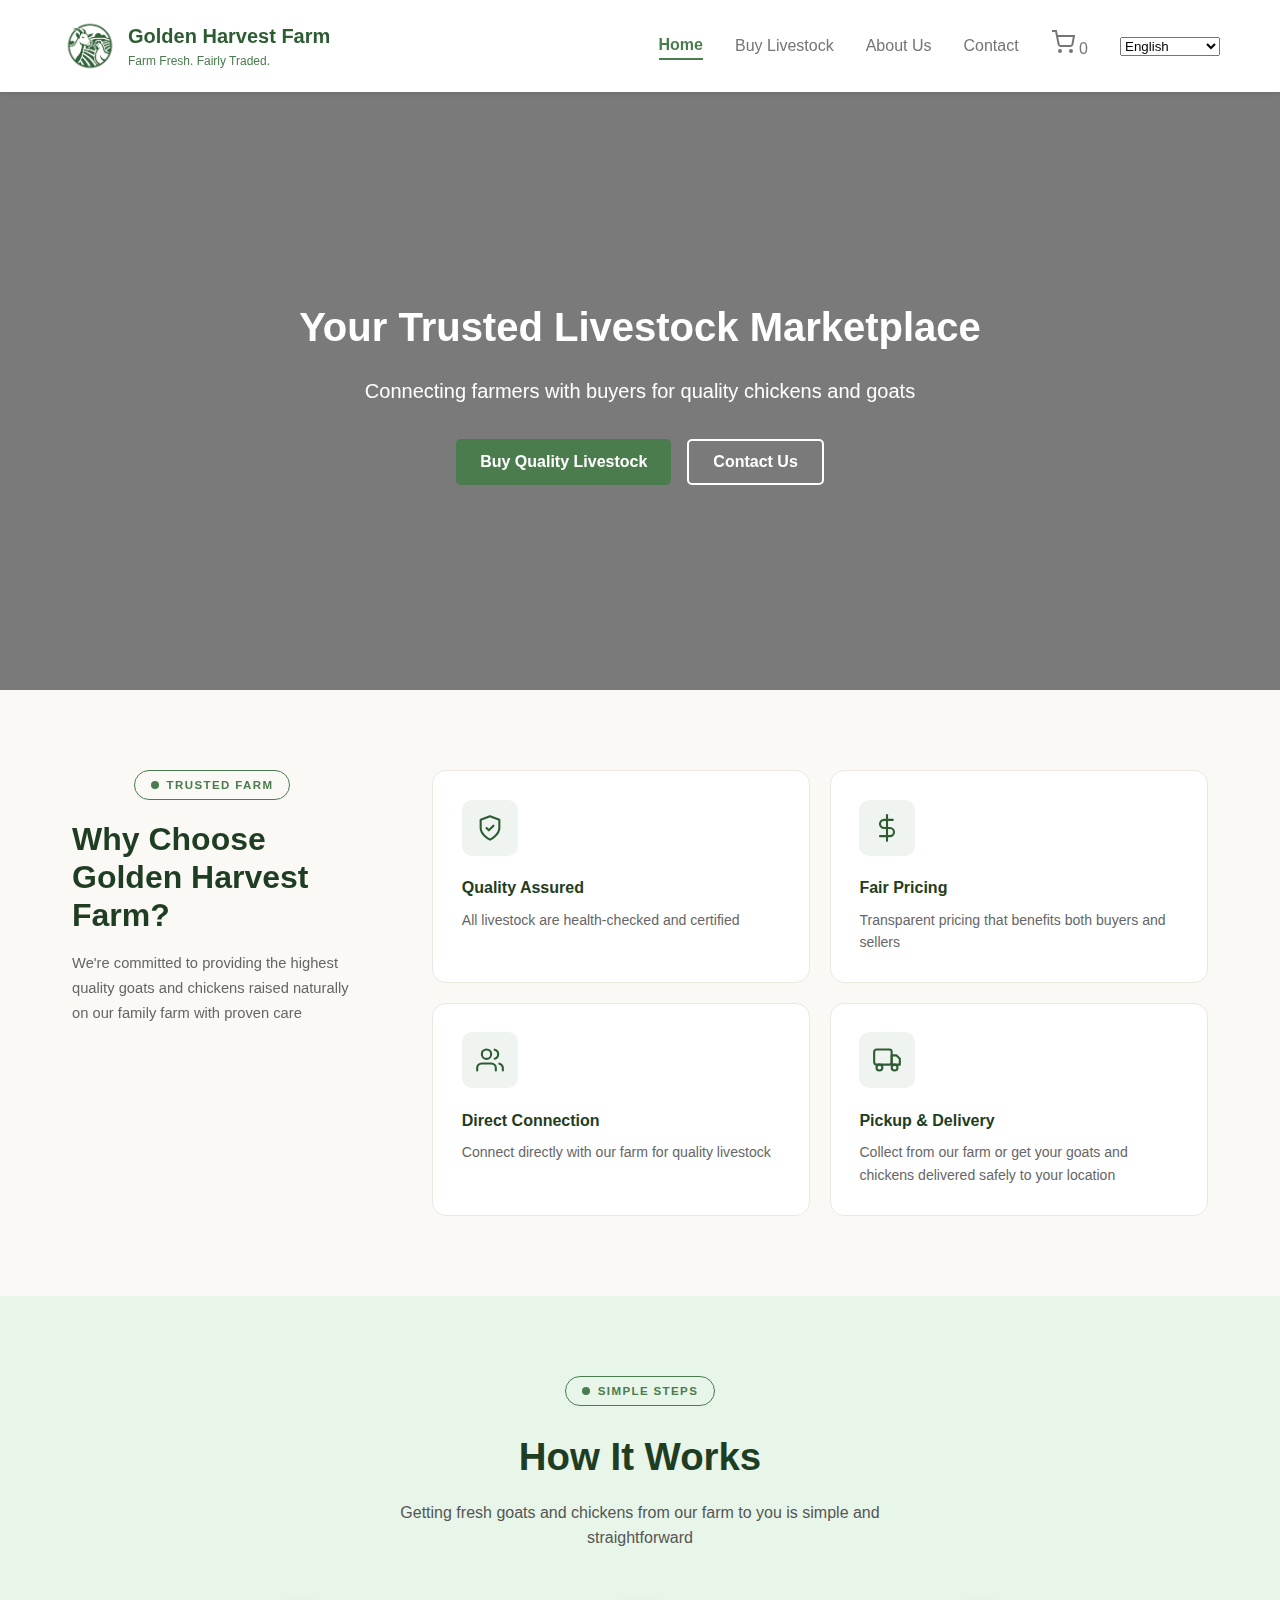
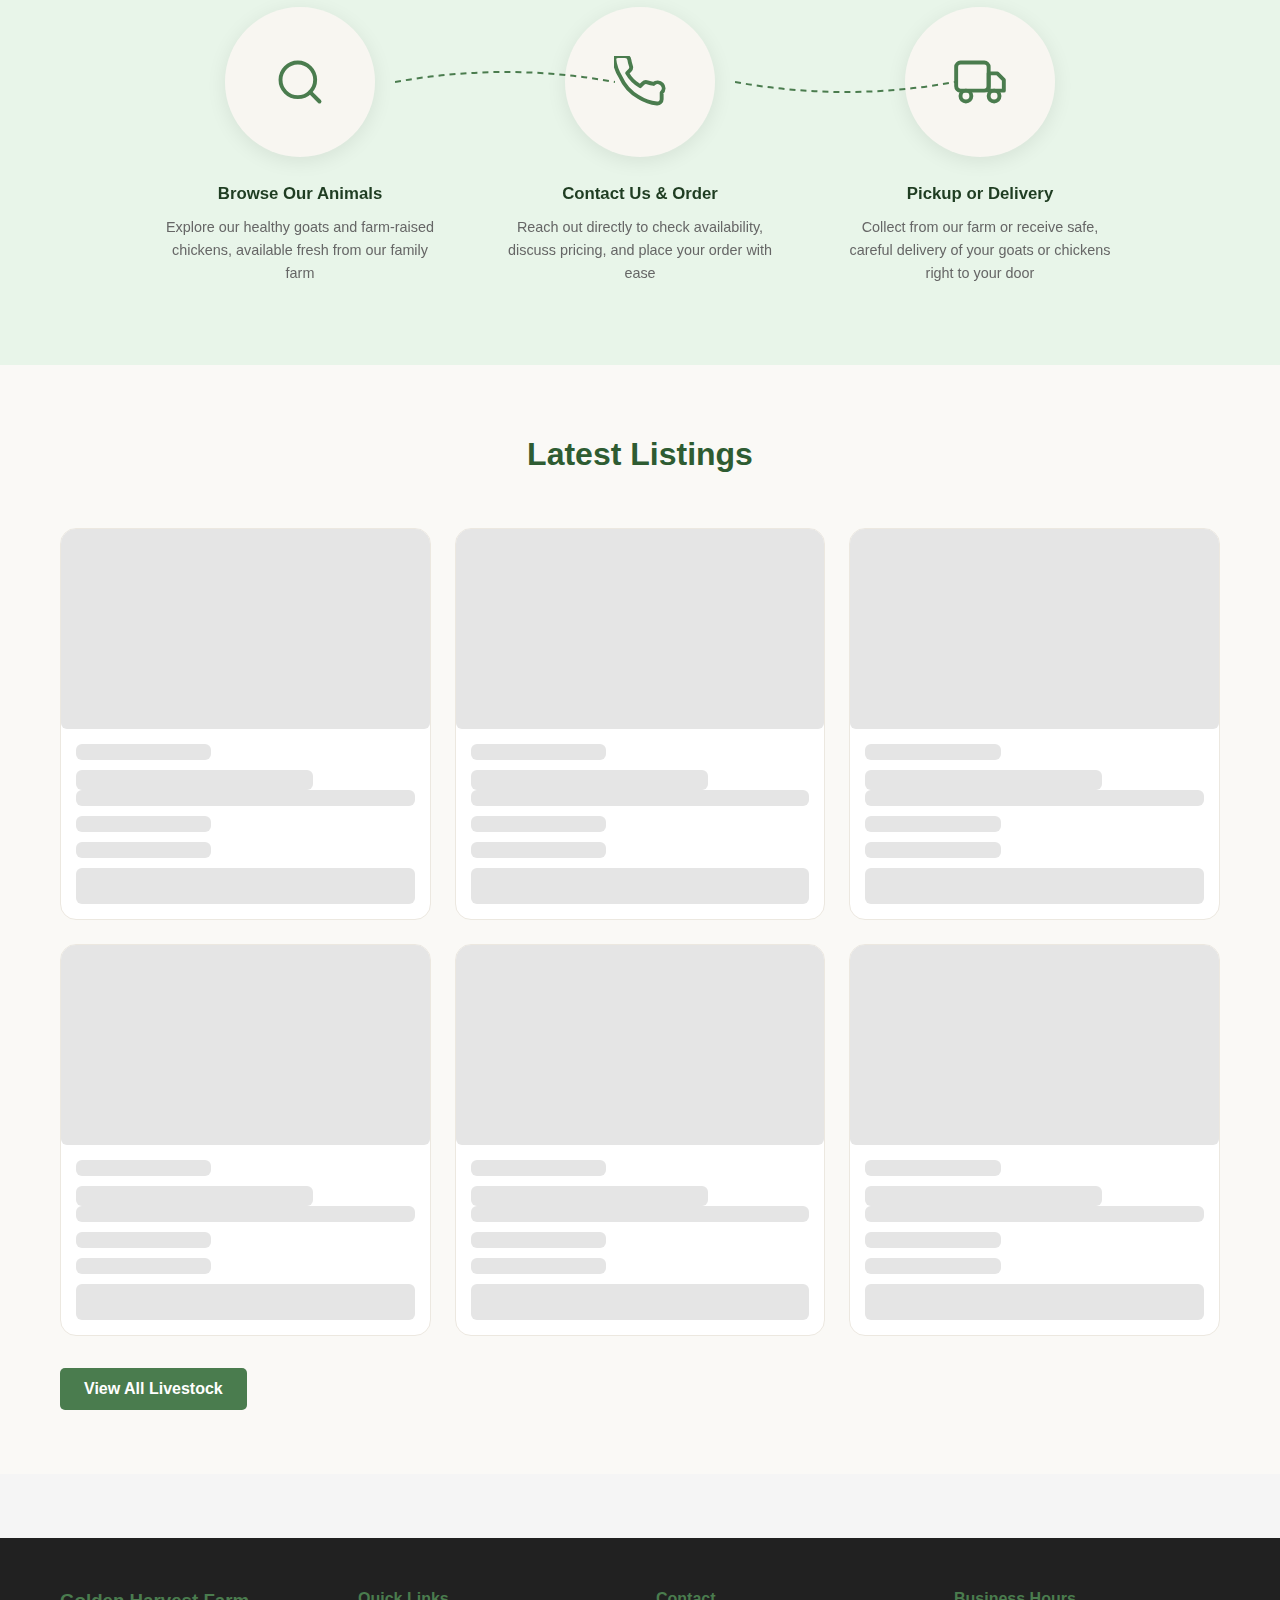
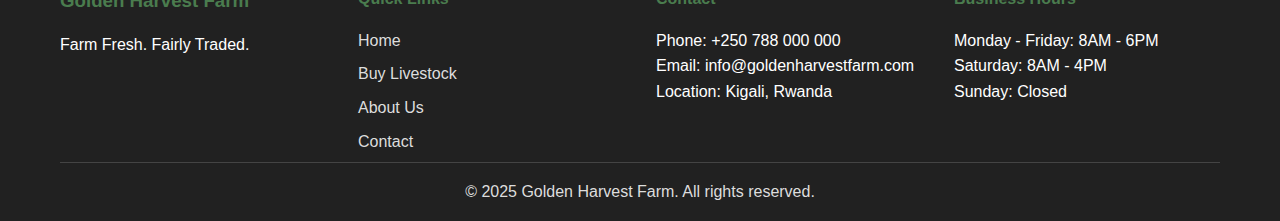
<file: index.html>
<!DOCTYPE html>
<html lang="en">
<head>
    <meta charset="UTF-8">
    <meta name="viewport" content="width=device-width, initial-scale=1.0">
    <title data-translate="meta_title">Golden Harvest Farm - Farm Fresh. Fairly Traded.</title>
    <link rel="stylesheet" href="index.css">
    <link rel="stylesheet" href="buy.css">
</head>
<body>

    <div id="site-header"></div>

    <main>
        <!-- Hero Section -->
        <section class="hero">
            <div class="hero-overlay"></div>
            <div class="hero-content">
                <h2 data-translate="hero_title">Your Trusted Livestock Marketplace</h2>
                <p data-translate="hero_sub">Connecting farmers with buyers for quality chickens and goats</p>
                <div class="hero-buttons">
                    <button class="btn btn-primary" onclick="window.location.href='buy.html'" data-translate="btn_buy">Buy Quality Livestock</button>
                    <button class="btn btn-outline" onclick="window.location.href='contact.html'" data-translate="btn_contact">Contact Us</button>
                </div>
            </div>
        </section>




        <!-- Why Choose Us -->
        <!-- Why Choose Us -->
<section class="about-section">
    <div class="container">
        <div class="wcu-inner">

            <!-- Left side -->
            <div class="wcu-left">
                <div class="hiw-badge">
                    <span class="hiw-dot"></span>
                    <span data-translate="trusted_badge">TRUSTED FARM</span>
                </div>
                <h2 data-translate="why_choose">Why Choose Golden Harvest Farm?</h2>
                <p data-translate="why_desc">We're committed to providing the highest quality goats and chickens raised naturally on our family farm with proven care</p>
            </div>

            <!-- Right side: 2x2 cards -->
            <div class="wcu-grid">

                <div class="wcu-card">
                    <div class="wcu-icon-wrap">
                        <svg xmlns="http://www.w3.org/2000/svg" width="28" height="28" viewBox="0 0 24 24" fill="none" stroke="#2E5C32" stroke-width="1.8" stroke-linecap="round" stroke-linejoin="round">
                            <path d="M12 22s8-4 8-10V5l-8-3-8 3v7c0 6 8 10 8 10z"/>
                            <polyline points="9 12 11 14 15 10"/>
                        </svg>
                    </div>
                    <h3 data-translate="quality_assured">Quality Assured</h3>
                    <p data-translate="quality_desc">All our goats and chickens are health-checked, well-fed, and raised in clean, open conditions</p>
                </div>

                <div class="wcu-card">
                    <div class="wcu-icon-wrap">
                        <svg xmlns="http://www.w3.org/2000/svg" width="28" height="28" viewBox="0 0 24 24" fill="none" stroke="#2E5C32" stroke-width="1.8" stroke-linecap="round" stroke-linejoin="round">
                            <line x1="12" y1="1" x2="12" y2="23"/><path d="M17 5H9.5a3.5 3.5 0 000 7h5a3.5 3.5 0 010 7H6"/>
                        </svg>
                    </div>
                    <h3 data-translate="fair_pricing">Fair Pricing</h3>
                    <p data-translate="fair_desc">Honest, transparent pricing with no hidden fees — straight from our farm to your hands</p>
                </div>

                <div class="wcu-card">
                    <div class="wcu-icon-wrap">
                        <svg xmlns="http://www.w3.org/2000/svg" width="28" height="28" viewBox="0 0 24 24" fill="none" stroke="#2E5C32" stroke-width="1.8" stroke-linecap="round" stroke-linejoin="round">
                            <path d="M17 21v-2a4 4 0 00-4-4H5a4 4 0 00-4 4v2"/><circle cx="9" cy="7" r="4"/><path d="M23 21v-2a4 4 0 00-3-3.87"/><path d="M16 3.13a4 4 0 010 7.75"/>
                        </svg>
                    </div>
                    <h3 data-translate="direct_connection">Direct from Farm</h3>
                    <p data-translate="direct_desc">Buy directly from us — no middlemen, no markups, just fresh animals straight from the source</p>
                </div>

                <div class="wcu-card">
                    <div class="wcu-icon-wrap">
                        <svg xmlns="http://www.w3.org/2000/svg" width="28" height="28" viewBox="0 0 24 24" fill="none" stroke="#2E5C32" stroke-width="1.8" stroke-linecap="round" stroke-linejoin="round">
                            <rect x="1" y="3" width="15" height="13" rx="2"/><path d="M16 8h4l3 3v5h-7V8z"/><circle cx="5.5" cy="18.5" r="2.5"/><circle cx="18.5" cy="18.5" r="2.5"/>
                        </svg>
                    </div>
                    <h3 data-translate="pickup_delivery">Pickup & Delivery</h3>
                    <p data-translate="pickup_delivery_desc">Collect from our farm or get your goats and chickens delivered safely to your location</p>
                </div>

            </div>
        </div>
    </div>
</section>

        <!-- How It Works -->
        <!-- How It Works -->
<section class="how-it-works">
    <div class="container">
        <div class="hiw-badge">
            <span class="hiw-dot"></span>
            <span data-translate="simple_steps">SIMPLE STEPS</span>
        </div>
        <h2 data-translate="how_it_works">How It Works</h2>
        <p class="hiw-subtitle" data-translate="hiw_subtitle">Getting fresh goats and chickens from our farm to you is simple and straightforward</p>

        <div class="hiw-steps">
            <!-- Step 1 -->
            <div class="hiw-step">
                <div class="hiw-circle">
                    <svg xmlns="http://www.w3.org/2000/svg" width="52" height="52" viewBox="0 0 24 24" fill="none" stroke="#4A7C4E" stroke-width="1.8" stroke-linecap="round" stroke-linejoin="round">
                        <circle cx="11" cy="11" r="8"/><line x1="21" y1="21" x2="16.65" y2="16.65"/>
                    </svg>
                </div>
                <div class="hiw-connector">
                   <svg width="220" height="40" viewBox="0 0 220 40" fill="none" xmlns="http://www.w3.org/2000/svg">
    <path d="M0 20 Q110 0 220 20" stroke="#4A7C4E" stroke-width="2" stroke-dasharray="6 5" fill="none"/>
</svg>
                </div>
                <h3 data-translate="browse_animals">Browse Our Animals</h3>
                <p data-translate="browse_desc">Explore our healthy goats and farm-raised chickens, available fresh from our family farm</p>
            </div>

            <!-- Step 2 -->
            <div class="hiw-step">
                <div class="hiw-circle">
                    <svg xmlns="http://www.w3.org/2000/svg" width="52" height="52" viewBox="0 0 24 24" fill="none" stroke="#4A7C4E" stroke-width="1.8" stroke-linecap="round" stroke-linejoin="round">
                        <path d="M22 16.92v3a2 2 0 01-2.18 2 19.79 19.79 0 01-8.63-3.07A19.5 19.5 0 013.07 9.81 19.79 19.79 0 01.09 1.18 2 2 0 012.09 0h3a2 2 0 012 1.72c.127.96.361 1.903.7 2.81a2 2 0 01-.45 2.11L6.09 7.91a16 16 0 006 6l1.27-1.27a2 2 0 012.11-.45c.907.339 1.85.573 2.81.7A2 2 0 0122 16.92z"/>
                    </svg>
                </div>
                <div class="hiw-connector">
                    <svg width="220" height="40" viewBox="0 0 220 40" fill="none" xmlns="http://www.w3.org/2000/svg">
    <path d="M0 20 Q110 40 220 20" stroke="#4A7C4E" stroke-width="2" stroke-dasharray="6 5" fill="none"/>
</svg>
                </div>
                <h3 data-translate="contact_order">Contact Us & Order</h3>
                <p data-translate="contact_desc">Reach out directly to check availability, discuss pricing, and place your order with ease</p>
            </div>

            <!-- Step 3 -->
            <div class="hiw-step">
                <div class="hiw-circle">
                    <svg xmlns="http://www.w3.org/2000/svg" width="52" height="52" viewBox="0 0 24 24" fill="none" stroke="#4A7C4E" stroke-width="1.8" stroke-linecap="round" stroke-linejoin="round">
                        <rect x="1" y="3" width="15" height="13" rx="2"/><path d="M16 8h4l3 3v5h-7V8z"/><circle cx="5.5" cy="18.5" r="2.5"/><circle cx="18.5" cy="18.5" r="2.5"/>
                    </svg>
                </div>
                <h3 data-translate="pickup_delivery">Pickup or Delivery</h3>
                <p data-translate="pickup_desc">Collect from our farm or receive safe, careful delivery of your goats or chickens right to your door</p>
            </div>
        </div>
    </div>
</section>

        <!-- Latest Listings -->
        <section class="listings-preview">
            <div class="container">
                <h2 data-translate="latest_listings">Latest Listings</h2>
                <div id="homeListingsGrid" class="listings-grid"></div>

                    <button class="btn btn-primary" onclick="window.location.href='buy.html'" style="margin-top: 2rem;" data-translate="view_all">View All Livestock</button>
            </div>
        </section>
    </main>

    <div id="site-footer"></div>

    <script src="js/layout.js"></script>
    <script src="js/translation.js"></script>
    <script src="js/cart.js"></script>
    <script src="js/script.js"></script>
    <script>
        injectHeader('home');
        injectFooter();

        document.addEventListener('DOMContentLoaded', () => {
            initCart();
            showListingSkeleton('homeListingsGrid', 6);
            loadHomeListings();
        });
    </script>
</body>
</html>
</file>
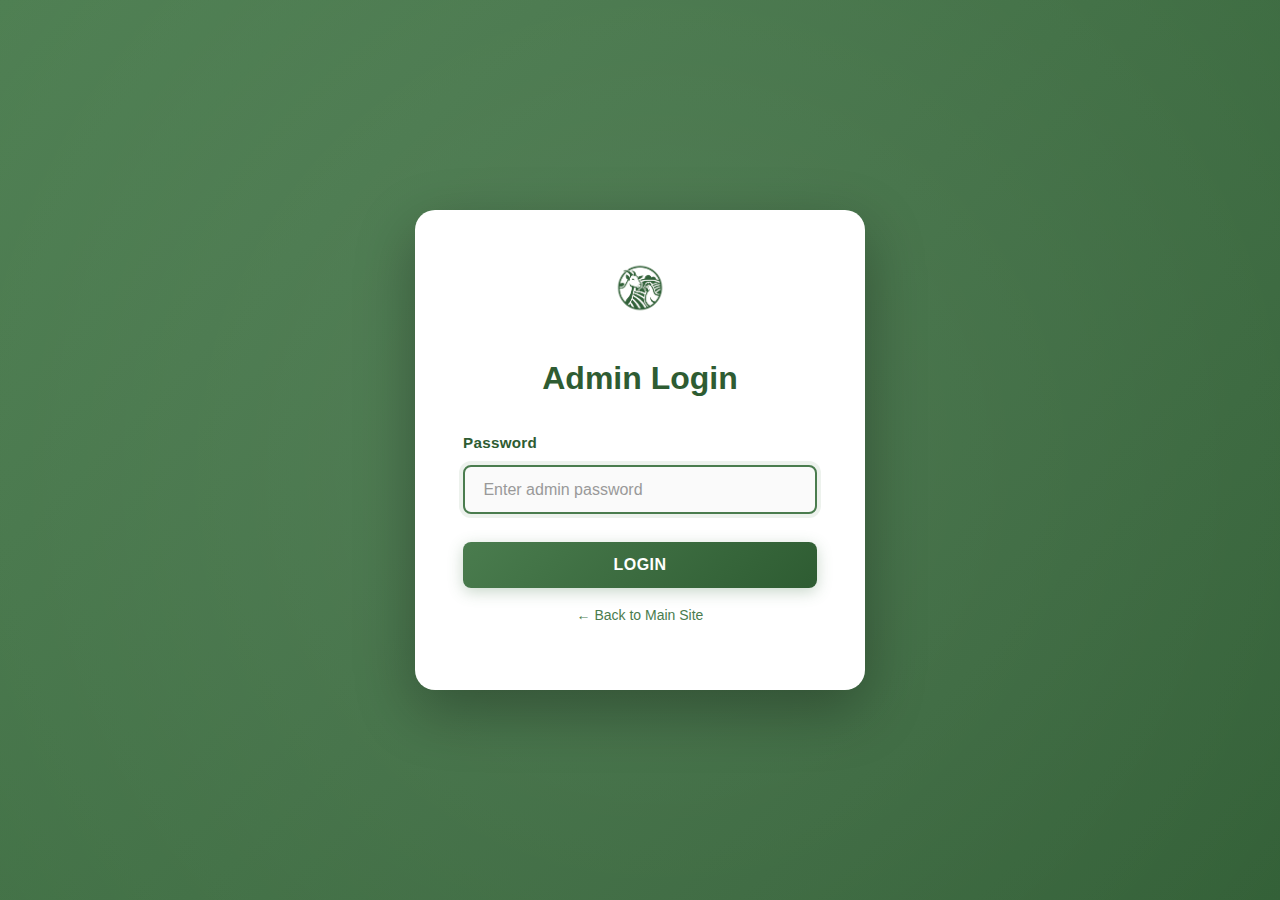
<file: admin.html>
<!DOCTYPE html>
<html lang="en">
<head>
    <meta charset="UTF-8">
    <meta name="viewport" content="width=device-width, initial-scale=1.0">
    <title>Admin Dashboard - Golden Harvest Farm</title>
   
        <style>
/* ========================================
   GOLDEN HARVEST FARM - ADMIN DASHBOARD
   Complete CSS Stylesheet
   ======================================== */

/* === RESET & BASE STYLES === */
* {
    margin: 0;
    padding: 0;
    box-sizing: border-box;
}

html {
    font-size: 16px;
    scroll-behavior: smooth;
}

body {
    font-family: 'Segoe UI', Tahoma, Geneva, Verdana, sans-serif;
    background: #f5f5f5;
    color: #333;
    line-height: 1.6;
    min-height: 100vh;
}

/* === TYPOGRAPHY === */
h1, h2, h3, h4, h5, h6 {
    color: #2E5C32;
    font-weight: 600;
    line-height: 1.3;
    margin-bottom: 1rem;
}

h1 {
    font-size: 2rem;
}

h2 {
    font-size: 1.75rem;
}

h3 {
    font-size: 1.35rem;
    margin-top: 2rem;
}

p {
    margin-bottom: 1rem;
    color: #555;
}

a {
    color: #4A7C4E;
    text-decoration: none;
    transition: color 0.3s ease;
}

a:hover {
    color: #2E5C32;
    text-decoration: underline;
}

/* === CONTAINER & LAYOUT === */
.container {
    max-width: 1200px;
    margin: 0 auto;
    padding: 0 1.5rem;
    width: 100%;
}

/* === LOGIN PAGE === */
.admin-login-container {
    min-height: 100vh;
    display: flex;
    align-items: center;
    justify-content: center;
    background: linear-gradient(135deg, #4A7C4E 0%, #2E5C32 100%);
    padding: 1rem;
    position: relative;
    overflow: hidden;
}

.admin-login-container::before {
    content: '';
    position: absolute;
    top: -50%;
    right: -50%;
    width: 200%;
    height: 200%;
    background: radial-gradient(circle, rgba(255,255,255,0.1) 0%, transparent 70%);
    animation: pulse 15s ease-in-out infinite;
}

@keyframes pulse {
    0%, 100% { transform: scale(1); opacity: 0.5; }
    50% { transform: scale(1.1); opacity: 0.8; }
}

.admin-login-box {
    background: white;
    padding: 3rem;
    border-radius: 20px;
    box-shadow: 0 20px 60px rgba(0, 0, 0, 0.3);
    max-width: 450px;
    width: 100%;
    animation: fadeInUp 0.6s ease;
    position: relative;
    z-index: 1;
}

@keyframes fadeInUp {
    from {
        opacity: 0;
        transform: translateY(30px);
    }
    to {
        opacity: 1;
        transform: translateY(0);
    }
}

.admin-login-box h2 {
    color: #2E5C32;
    text-align: center;
    margin-bottom: 2rem;
    font-size: 2rem;
    font-weight: 700;
}

/* === ADMIN HEADER === */
.admin-header {
    background: #1f3d22;
    color: white;
    padding: 1.5rem 0;
    box-shadow: 0 4px 20px rgba(0, 0, 0, 0.15);
    position: sticky;
    top: 0;
    z-index: 1000;
}

.admin-header .container {
    display: flex;
    justify-content: space-between;
    align-items: center;
    flex-wrap: wrap;
    gap: 1rem;
}

.admin-header h1 {
    font-size: 1.5rem;
    margin: 0;
    color: white;
    display: flex;
    align-items: center;
    gap: 0.5rem;
}

.admin-header p {
    margin: 0;
    opacity: 0.9;
    font-size: 0.875rem;
    color: rgba(255, 255, 255, 0.9);
}

/* === ADMIN NAVIGATION === */
.admin-nav {
    display: flex;
    gap: 1rem;
    flex-wrap: wrap;
}

.admin-nav button {
    background: rgba(255, 255, 255, 0.1);
    border: 2px solid transparent;
    color: white;
    cursor: pointer;
    font-size: 0.95rem;
    font-weight: 500;
    padding: 0.75rem 1.25rem;
    border-radius: 8px;
    transition: all 0.3s ease;
    white-space: nowrap;
}

.admin-nav button:hover {
    background: rgba(255, 255, 255, 0.2);
    transform: translateY(-2px);
}

.admin-nav button.active {
    background: white;
    color: #2E5C32;
    font-weight: 600;
    box-shadow: 0 4px 12px rgba(0, 0, 0, 0.2);
}

/* === ADMIN CONTENT === */
.admin-content {
    padding: 2.5rem 0;
    min-height: calc(100vh - 200px);
}

/* === SECTIONS === */
.admin-section {
    display: none;
    animation: fadeIn 0.4s ease;
}

.admin-section.active {
    display: block;
}

@keyframes fadeIn {
    from {
        opacity: 0;
        transform: translateY(10px);
    }
    to {
        opacity: 1;
        transform: translateY(0);
    }
}

/* === STATISTICS GRID === */
.stats-grid {
    display: grid;
    grid-template-columns: repeat(auto-fit, minmax(220px, 1fr));
    gap: 1.5rem;
    margin-bottom: 3rem;
}

.stat-card {
    background: white;
    padding: 2rem 1.5rem;
    border-radius: 12px;
    box-shadow: 0 4px 15px rgba(0, 0, 0, 0.08);
    text-align: center;
    transition: all 0.3s ease;
    border-top: 4px solid #4A7C4E;
    position: relative;
    overflow: hidden;
}

.stat-card::before {
    content: '';
    position: absolute;
    top: 0;
    left: 0;
    width: 100%;
    height: 100%;
    background: linear-gradient(135deg, rgba(74, 124, 78, 0.05) 0%, transparent 100%);
    opacity: 0;
    transition: opacity 0.3s ease;
}

.stat-card:hover {
    transform: translateY(-8px);
    box-shadow: 0 8px 25px rgba(0, 0, 0, 0.15);
}

.stat-card:hover::before {
    opacity: 1;
}

.stat-card h3 {
    color: #757575;
    font-size: 0.9rem;
    margin-bottom: 0.75rem;
    text-transform: uppercase;
    letter-spacing: 1px;
    font-weight: 600;
}

.stat-card .stat-value {
    font-size: 3rem;
    font-weight: 700;
    color: #4A7C4E;
    margin-top: 0.5rem;
    text-shadow: 0 2px 4px rgba(0, 0, 0, 0.1);
    line-height: 1;
}

/* === ADMIN ACTIONS BAR === */
.admin-actions {
    display: flex;
    justify-content: space-between;
    align-items: center;
    margin-bottom: 2rem;
    flex-wrap: wrap;
    gap: 1rem;
}

/* === FORMS === */
.form-container {
    background: white;
    padding: 2.5rem;
    border-radius: 12px;
    box-shadow: 0 4px 20px rgba(0, 0, 0, 0.1);
    margin-top: 2rem;
    border: 1px solid #e0e0e0;
}

.form-group {
    margin-bottom: 1.75rem;
}

.form-group label {
    display: block;
    margin-bottom: 0.6rem;
    color: #2E5C32;
    font-weight: 600;
    font-size: 0.95rem;
    letter-spacing: 0.3px;
}

.form-group input,
.form-group select,
.form-group textarea {
    width: 100%;
    padding: 0.85rem 1.15rem;
    border: 2px solid #e0e0e0;
    border-radius: 8px;
    font-size: 1rem;
    font-family: inherit;
    transition: all 0.3s ease;
    background: white;
    color: #333;
}

.form-group input:focus,
.form-group select:focus,
.form-group textarea:focus {
    outline: none;
    border-color: #4A7C4E;
    box-shadow: 0 0 0 4px rgba(74, 124, 78, 0.1);
    background: #fafafa;
}

.form-group input:hover,
.form-group select:hover,
.form-group textarea:hover {
    border-color: #c0c0c0;
}

.form-group textarea {
    resize: vertical;
    min-height: 120px;
    line-height: 1.6;
}

.form-group select {
    cursor: pointer;
    appearance: none;
    background-image: url("data:image/svg+xml,%3Csvg xmlns='http://www.w3.org/2000/svg' width='12' height='12' viewBox='0 0 12 12'%3E%3Cpath fill='%234A7C4E' d='M6 9L1 4h10z'/%3E%3C/svg%3E");
    background-repeat: no-repeat;
    background-position: right 1rem center;
    padding-right: 2.5rem;
}

.form-group small {
    display: block;
    margin-top: 0.4rem;
    font-size: 0.85rem;
    color: #757575;
    font-style: italic;
}

.form-group input::placeholder,
.form-group textarea::placeholder {
    color: #999;
}

/* === BUTTONS === */
.btn {
    padding: 0.85rem 2rem;
    border: none;
    border-radius: 8px;
    font-size: 1rem;
    font-weight: 600;
    cursor: pointer;
    transition: all 0.3s ease;
    text-transform: uppercase;
    letter-spacing: 0.5px;
    display: inline-block;
    text-align: center;
    position: relative;
    overflow: hidden;
}

.btn::before {
    content: '';
    position: absolute;
    top: 50%;
    left: 50%;
    width: 0;
    height: 0;
    border-radius: 50%;
    background: rgba(255, 255, 255, 0.3);
    transform: translate(-50%, -50%);
    transition: width 0.6s, height 0.6s;
}

.btn:active::before {
    width: 300px;
    height: 300px;
}

.btn-primary {
    background: linear-gradient(135deg, #4A7C4E 0%, #2E5C32 100%);
    color: white;
    box-shadow: 0 4px 15px rgba(74, 124, 78, 0.3);
}

.btn-primary:hover {
    transform: translateY(-3px);
    box-shadow: 0 6px 25px rgba(74, 124, 78, 0.4);
}

.btn-primary:active {
    transform: translateY(-1px);
}

.btn-secondary {
    background: #e0e0e0;
    color: #555;
    box-shadow: 0 2px 8px rgba(0, 0, 0, 0.1);
}

.btn-secondary:hover {
    background: #d0d0d0;
    transform: translateY(-2px);
    box-shadow: 0 4px 12px rgba(0, 0, 0, 0.15);
}

.form-buttons {
    display: flex;
    gap: 1rem;
    margin-top: 2.5rem;
    flex-wrap: wrap;
}

.form-buttons button {
    flex: 1;
    min-width: 200px;
}

/* === TABLES === */
#allListingsTable {
    width: 100%;
    overflow-x: auto;
    display: block;
    min-width: 0;
}

.listing-table {
    background: white;
    border-radius: 12px;
    box-shadow: 0 4px 20px rgba(0,0,0,0.08);
    margin-top: 1.5rem;
    border: 1px solid #e0e0e0;
    overflow-x: auto;
    min-width: 0;
}

.table-wrapper {
    width: 100%;
    overflow-x: auto !important;
    -webkit-overflow-scrolling: touch;
    border-radius: 12px;
}

.listing-table table,
.table-wrapper table {
    width: 100%;
    min-width: 900px; /* ← forces scroll on small screens */
    border-collapse: collapse;
    table-layout: auto;
}

.listing-table th,
.table-wrapper table th {
    background: #1f3d22 ;
    color: white;
    padding: 1.5rem 2rem;
    text-align: left;
    font-weight: 700;
    font-size: 0.72rem;
    text-transform: uppercase;
    letter-spacing: 0.08em;
    white-space: nowrap;
}

/* Column widths */
.table-wrapper table th:nth-child(1) { width: 80px; }   /* Image */
.table-wrapper table th:nth-child(2) { width: 90px; }   /* Type */
.table-wrapper table th:nth-child(3) { width: 120px; }  /* Breed */
.table-wrapper table th:nth-child(4) { width: 80px; }   /* Quantity */
.table-wrapper table th:nth-child(5) { width: 110px; }  /* Price */
.table-wrapper table th:nth-child(6) { width: 90px; }   /* Weight */
.table-wrapper table th:nth-child(7) { width: 100px; }  /* Location */
.table-wrapper table th:nth-child(8) { width: 110px; }  /* Health */
.table-wrapper table th:nth-child(9) { width: 80px; }   /* Status */
.table-wrapper table th:nth-child(10) { width: 140px; } /* Actions */

.listing-table td,
.table-wrapper table td {
    padding: 1.5rem;
    border-bottom: 1px solid #f0f0f0;
    font-size: 0.88rem;
    color: #444;
    vertical-align: middle;
    text-overflow: ellipsis;
    white-space: nowrap;
}

.table-wrapper table tbody tr {
    transition: background 0.2s;
}

.table-wrapper table tbody tr:hover {
    background: #f0f7f1;
}

.table-wrapper table tr:last-child td {
    border-bottom: none;
}

/* === LISTING IMAGES === */
.listing-image-small {
    width: 52px;
    height: 52px;
    object-fit: cover;
    border-radius: 8px;
    border: 1.5px solid #e0e0e0;
    transition: transform 0.3s ease, box-shadow 0.3s;
    cursor: pointer;
    display: block;
}

.listing-image-small:hover {
    transform: scale(2.5);
    border-color: #4A7C4E;
    box-shadow: 0 8px 25px rgba(0,0,0,0.25);
    z-index: 100;
    position: relative;
}

/* === BADGES === */
.badge {
    display: inline-block;
    padding: 0.3rem 0.75rem;
    border-radius: 999px;
    font-size: 0.72rem;
    text-transform: uppercase;
    font-weight: 700;
    letter-spacing: 0.05em;
    white-space: nowrap;
}

.badge-chicken {
    background: #FFF3E0;
    color: #F57C00;
    border: 1.5px solid #FFCC80;
}

.badge-goat {
    background: #E8F5E9;
    color: #2E7D32;
    border: 1.5px solid #A5D6A7;
}

/* Status badge */
.badge-active {
    background: #e8f5e9;
    color: #2E5C32;
    border: 1.5px solid #c8e6c9;
}

.badge-inactive {
    background: #fce4ec;
    color: #c62828;
    border: 1.5px solid #ffcdd2;
}

/* === ACTION BUTTONS === */
.action-buttons {
    display: flex;
    gap: 0.5rem;
    flex-wrap: nowrap;
}

.btn-edit,
.btn-delete {
    padding: 0.4rem 0.85rem;
    border: none;
    border-radius: 6px;
    cursor: pointer;
    font-size: 0.78rem;
    font-weight: 700;
    text-transform: uppercase;
    letter-spacing: 0.05em;
    transition: all 0.2s;
    white-space: nowrap;
}

.btn-edit {
    background: #fff8e1;
    color: #F57F17;
    border: 1.5px solid #ffe082;
}

.btn-edit:hover {
    background: #F57F17;
    color: #fff;
    border-color: #F57F17;
}

.btn-delete {
    background: #fce4ec;
    color: #c62828;
    border: 1.5px solid #ffcdd2;
}

.btn-delete:hover {
    background: #c62828;
    color: #fff;
    border-color: #c62828;
}

/* Responsive */
@media (max-width: 768px) {
    .table-wrapper {
        border-radius: 8px;
    }

    .listing-table td,
    .table-wrapper table td {
        font-size: 0.82rem;
        padding: 0.75rem 0.6rem;
    }
}

/* === MESSAGES === */
/* === MESSAGES === */
.messages-list {
    background: white;
    border-radius: 12px;
    box-shadow: 0 4px 20px rgba(0,0,0,0.08);
    overflow: hidden;
    border: 1px solid #e0e0e0;
}

.message-item {
    padding: 1.2rem 1.75rem;
    border-bottom: 1px solid #f0f0f0;
    transition: background 0.2s;
}

.message-item:hover { background: #fafffe; }
.message-item:last-child { border-bottom: none; }

.message-header {
    display: flex;
    justify-content: space-between;
    align-items: center;
    margin-bottom: 0.4rem;
    flex-wrap: wrap;
    gap: 0.5rem;
}

.message-name {
    font-weight: 700;
    color: #1f3d22;
    font-size: 1rem;
}

.message-date {
    color: #999;
    font-size: 0.8rem;
    font-style: italic;
}

.message-subject {
    font-size: 0.88rem;
    color: #555;
    margin-bottom: 0.3rem;
}

.message-type-badge {
    font-size: 0.72rem;
    font-weight: 700;
    padding: 0.25rem 0.7rem;
    border-radius: 999px;
    text-transform: uppercase;
    letter-spacing: 0.05em;
}

.badge-order   { background: #e8f5e9; color: #2E5C32; }
.badge-contact { background: #e3f2fd; color: #1565c0; }

.msg-eye-btn {
    background: #f0f4f0;
    border: 1px solid #ddd;
    border-radius: 8px;
    padding: 0.35rem 0.6rem;
    cursor: pointer;
    color: #2E5C32;
    transition: all 0.2s;
    display: flex;
    align-items: center;
}

.msg-eye-btn:hover { background: #2E5C32; color: #fff; border-color: #2E5C32; }

.message-detail {
    margin-top: 1rem;
    padding-top: 1rem;
    border-top: 1px dashed #e0e0e0;
}

.message-content {
    color: #444;
    font-size: 0.9rem;
    line-height: 1.7;
    margin-bottom: 0.75rem;
    background: #faf9f6;
    padding: 0.75rem 1rem;
    border-radius: 8px;
}

.message-contact {
    display: flex;
    gap: 1.5rem;
    font-size: 0.82rem;
    color: #666;
    margin-bottom: 1rem;
}

.msg-print-btn {
    display: inline-flex;
    align-items: center;
    gap: 0.5rem;
    background: #1f3d22;
    color: #fff;
    border: none;
    border-radius: 8px;
    padding: 0.5rem 1.1rem;
    font-size: 0.82rem;
    font-weight: 600;
    cursor: pointer;
    transition: background 0.2s;
    font-family: inherit;
}

.msg-print-btn:hover { background: #2E5C32; }

/* === ALERTS === */
.alert {
    padding: 1.25rem 1.75rem;
    border-radius: 10px;
    margin-bottom: 1.5rem;
    animation: slideDown 0.4s ease;
    border-left: 5px solid;
    box-shadow: 0 4px 15px rgba(0, 0, 0, 0.1);
}

.alert-success {
    background: linear-gradient(135deg, #E8F5E9 0%, #C8E6C9 100%);
    color: #2E7D32;
    border-color: #4A7C4E;
}

.alert-error {
    background: linear-gradient(135deg, #FFEBEE 0%, #FFCDD2 100%);
    color: #C62828;
    border-color: #d32f2f;
}

@keyframes slideDown {
    from {
        opacity: 0;
        transform: translateY(-20px);
    }
    to {
        opacity: 1;
        transform: translateY(0);
    }
}

/* === LOADING SPINNER === */
.loading {
    display: inline-block;
    width: 24px;
    height: 24px;
    border: 3px solid rgba(74, 124, 78, 0.2);
    border-radius: 50%;
    border-top-color: #4A7C4E;
    animation: spin 0.8s linear infinite;
}

@keyframes spin {
    to { transform: rotate(360deg); }
}

.loading-overlay {
    position: fixed;
    top: 0;
    left: 0;
    width: 100%;
    height: 100%;
    background: rgba(0, 0, 0, 0.5);
    display: flex;
    align-items: center;
    justify-content: center;
    z-index: 9999;
}

.loading-overlay .loading {
    width: 60px;
    height: 60px;
    border-width: 6px;
}

/* === EMPTY STATE === */
.empty-state {
    text-align: center;
    padding: 4rem 2rem;
    color: #999;
    background: white;
    border-radius: 12px;
    box-shadow: 0 2px 10px rgba(0, 0, 0, 0.05);
}

.empty-state svg {
    width: 80px;
    height: 80px;
    margin-bottom: 1.5rem;
    opacity: 0.4;
    color: #4A7C4E;
}

.empty-state h3 {
    color: #757575;
    margin-bottom: 0.5rem;
}

.empty-state p {
    color: #999;
    font-size: 0.95rem;
}

/* === RESPONSIVE DESIGN === */
@media (max-width: 992px) {
    .stats-grid {
        grid-template-columns: repeat(2, 1fr);
    }
}

@media (max-width: 768px) {
    .container {
        padding: 0 1rem;
    }

    .admin-header .container {
        flex-direction: column;
        align-items: flex-start;
    }

    .admin-nav {
        width: 100%;
        flex-direction: column;
        gap: 0.5rem;
    }

    .admin-nav button {
        width: 100%;
        text-align: left;
    }

    .stats-grid {
        grid-template-columns: 1fr;
    }

    .admin-actions {
        flex-direction: column;
        align-items: stretch;
    }

    .form-container {
        padding: 1.5rem;
    }

    .form-buttons {
        flex-direction: column;
    }

    .form-buttons button {
        width: 100%;
        min-width: 100%;
    }

    .listing-table {
        overflow-x: auto;
    }

    .listing-table table {
        min-width: 800px;
    }

    .action-buttons {
        flex-direction: column;
    }

    .action-buttons button {
        width: 100%;
    }

    .admin-header h1 {
        font-size: 1.25rem;
    }

    .admin-login-box {
        padding: 2rem;
    }

    .stat-card .stat-value {
        font-size: 2.5rem;
    }

    h2 {
        font-size: 1.5rem;
    }
}

@media (max-width: 480px) {
    .admin-login-box {
        padding: 1.5rem;
    }

    .stat-card {
        padding: 1.5rem 1rem;
    }

    .btn {
        padding: 0.75rem 1.5rem;
        font-size: 0.9rem;
    }
}

/* === UTILITY CLASSES === */
.text-center {
    text-align: center;
}

.text-right {
    text-align: right;
}

.text-left {
    text-align: left;
}

.mt-1 { margin-top: 0.5rem; }
.mt-2 { margin-top: 1rem; }
.mt-3 { margin-top: 1.5rem; }
.mt-4 { margin-top: 2rem; }

.mb-1 { margin-bottom: 0.5rem; }
.mb-2 { margin-bottom: 1rem; }
.mb-3 { margin-bottom: 1.5rem; }
.mb-4 { margin-bottom: 2rem; }

.p-1 { padding: 0.5rem; }
.p-2 { padding: 1rem; }
.p-3 { padding: 1.5rem; }
.p-4 { padding: 2rem; }

/* === PRINT STYLES === */
@media print {
    .admin-header,
    .admin-nav,
    .btn,
    .action-buttons {
        display: none;
    }

    .admin-section {
        display: block !important;
    }

    body {
        background: white;
    }

    .listing-table,
    .messages-list,
    .stat-card {
        box-shadow: none;
        border: 1px solid #ddd;
    }
}


.logo-icon {
    width: 60px;
    height: 60px;
    color: #4A7C4E;
}


.toast-modal {
    position: fixed;
    top: 0;
    left: 0;
    width: 100%;
    height: 100%;
    background: rgba(0,0,0,0.45);
    display: none;
    justify-content: center;
    align-items: center;
    z-index: 9999;
}

.toast-content {
    background: #ffffff;
    padding: 20px 25px;
    border-radius: 10px;
    width: 90%;
    max-width: 320px;
    text-align: center;
    box-shadow: 0px 4px 20px rgba(0,0,0,0.2);
    animation: fadeIn 0.25s ease-out;
}

.toast-content p {
    margin-bottom: 15px;
    font-size: 1rem;
    color: #333;
}

#toastCloseBtn {
    background: #2E5C32;
    padding: 8px 20px;
    border: none;
    color: white;
    cursor: pointer;
    border-radius: 6px;
}

@keyframes fadeIn {
    from { opacity: 0; transform: scale(0.9); }
    to { opacity: 1; transform: scale(1); }
}



.msg-tabs {
    display: flex;
    gap: 0.5rem;
    margin-bottom: 1.2rem;
}

.msg-tab {
    display: flex;
    align-items: center;
    gap: 0.5rem;
    padding: 0.55rem 1.2rem;
    border: 1.5px solid #ddd;
    border-radius: 999px;
    background: #fff;
    color: #555;
    font-size: 0.85rem;
    font-weight: 600;
    cursor: pointer;
    transition: all 0.2s;
    font-family: inherit;
}

.msg-tab:hover {
    border-color: #2E5C32;
    color: #2E5C32;
}

.msg-tab.active {
    background: #1f3d22;
    color: #fff;
    border-color: #1f3d22;
}

.msg-tab-count {
    background: rgba(255,255,255,0.2);
    padding: 0.1rem 0.5rem;
    border-radius: 999px;
    font-size: 0.75rem;
    font-weight: 800;
}

.msg-tab.active .msg-tab-count {
    background: rgba(255,255,255,0.25);
}

.msg-tab:not(.active) .msg-tab-count {
    background: #f0f0f0;
    color: #888;
}
    </style>
</head>
<body>
    <!-- Admin Login Screen -->
    <div id="adminLogin" class="admin-login-container">
        <div class="admin-login-box">
            <div style="text-align: center; margin-bottom: 2rem;">
               <img class="logo-icon" src="images/logo_GHF-removebg-preview.png" alt="">
            </div>
            <h2>Admin Login</h2>
            <form id="adminLoginForm" onsubmit="handleAdminLogin(event)">
                <div class="form-group">
                    <label>Password</label>
                    <input type="password" name="password" placeholder="Enter admin password" required autofocus>
                </div>
                <button type="submit" class="btn btn-primary" style="width: 100%;">Login</button>
            </form>
            <p style="text-align: center; margin-top: 1rem; color: #757575; font-size: 0.875rem;">
                <a href="../index.html" style="color: #4A7C4E;">← Back to Main Site</a>
            </p>
        </div>
    </div>

    <!-- Admin Dashboard -->
    <div id="adminDashboard" style="display: none;">
        <!-- Admin Header -->
        <header class="admin-header">
            <div class="container">
                <div>
                    <h1> <img class="logo-icon" src="images/logo_GHF-removebg-preview.png" alt="">Golden Harvest Farm - Admin Dashboard</h1>
                    <p style="margin: 0; opacity: 0.9; font-size: 0.875rem;">Farm Fresh. Fairly Traded.</p>
                </div>
                <div class="admin-nav">
                    <button onclick="showAdminSection('overview')" class="active" id="navOverview">Overview</button>
                    <button onclick="showAdminSection('listings')" id="navListings">Manage Listings</button>
                    <button onclick="showAdminSection('create')" id="navCreate">Add New Listing</button>
                    <button onclick="showAdminSection('messages')" id="navMessages">Messages</button>
                    <button onclick="adminLogout()" style="background: rgba(255,255,255,0.2);">Logout</button>
                </div>
            </div>
        </header>

        <div class="admin-content">
            <div class="container">
                <!-- Overview Section -->
                <div id="overviewSection" class="admin-section active">
                    <h2 style="margin-bottom: 2rem;">Dashboard Overview</h2>
                    <div class="stats-grid">
                        <div class="stat-card">
                            <h3>Total Listings</h3>
                            <div class="stat-value" id="statTotalListings">0</div>
                        </div>
                        <div class="stat-card">
                            <h3>Active Listings</h3>
                            <div class="stat-value" id="statActiveListings">0</div>
                        </div>
                        <div class="stat-card">
                            <h3>Total Messages</h3>
                            <div class="stat-value" id="statTotalMessages">0</div>
                        </div>
                        <div class="stat-card">
                            <h3>Chickens Available</h3>
                            <div class="stat-value" id="statChickens">0</div>
                        </div>
                        <div class="stat-card">
                            <h3>Goats Available</h3>
                            <div class="stat-value" id="statGoats">0</div>
                        </div>
                    </div>
                    
                    <h3>Recent Listings</h3>
                    <div id="recentListingsTable"></div>
                </div>

                <!-- Listings Management Section -->
                <div id="listingsSection" class="admin-section">
                    <div class="admin-actions">
                        <h2>Manage Listings</h2>
                        <button class="btn btn-primary" onclick="showAdminSection('create')">+ Add New Listing</button>
                    </div>
                    <div id="allListingsTable" class="listing-table"></div>
                </div>

                <!-- Create Listing Section -->
                <div id="createSection" class="admin-section">
                    <h2>Add New Listing</h2>
                    <div class="form-container">
                        <form id="createListingForm" onsubmit="handleCreateListing(event)">
                            <div class="form-group">
                                <label>Animal Type *</label>
                                <select name="animalType" required>
                                    <option value="">Select animal type</option>
                                    <option value="chicken">Chicken</option>
                                    <option value="goat">Goat</option>
                                </select>
                            </div>
                            <div class="form-group">
                                <label>Breed/Variety *</label>
                                <input type="text" name="breed" placeholder="e.g., Rhode Island Red, Boer Goat" required>
                            </div>
                            <div class="form-group">
                                <label>Quantity Available *</label>
                                <input type="number" name="quantity" min="1" placeholder="Number of animals" required>
                            </div>
                            <div class="form-group">
                                <label>Price per Unit (RWF) *</label>
                                <input type="number" name="pricePerUnit" min="1" placeholder="Price in Rwandan Francs" required>
                            </div>

                            <div class="form-group">
   <label>Weight per Unit (KG) *</label>
  <input
    type="number"
    name="weightPerChicken"
    min="1"
    step="0.1"
    placeholder="in Kg"
    required
  >
</div>

                            <div class="form-group">
                                <label>Description *</label>
                                <textarea name="description" rows="4" placeholder="Describe the livestock condition, feeding, health status, etc." required></textarea>
                            </div>
                            <div class="form-group">
                                <label>Image URL *</label>
                                <input type="url" name="image" placeholder="https://example.com/image.jpg" required>
                                <small style="color: #757575;">Enter a valid image URL</small>
                            </div>
                            <div class="form-group">
                                <label>Health/Vaccination Status *</label>
                                <input type="text" name="healthStatus" placeholder="e.g., Fully Vaccinated, Healthy, Excellent" required>
                            </div>
                            <div class="form-group">
                                <label>Location *</label>
                                <input type="text" name="location" placeholder="e.g., Kigali, Musanze" required>
                            </div>
                            <div class="form-group">
                                <label>Contact Phone *</label>
                                <input type="tel" name="phone" placeholder="+250 788 000 000" required>
                            </div>
                            <div class="form-buttons">
                                <button type="submit" class="btn btn-primary">Create Listing</button>
                                <button type="button" class="btn btn-secondary" onclick="document.getElementById('createListingForm').reset()">Clear Form</button>
                            </div>
                        </form>
                    </div>
                </div>

                <div id="messagesSection" class="admin-section">
    <h2>Customer Messages</h2>

    <div class="msg-tabs">
        <button class="msg-tab active" onclick="filterMessages('all')">
            All <span class="msg-tab-count" id="count-all">0</span>
        </button>
        <button class="msg-tab" onclick="filterMessages('order')">
            🛒 Orders <span class="msg-tab-count" id="count-order">0</span>
        </button>
        <button class="msg-tab" onclick="filterMessages('contact')">
            ✉️ Inquiries <span class="msg-tab-count" id="count-contact">0</span>
        </button>
    </div>

    <div id="messagesList" class="messages-list"></div>
</div>
            </div>
        </div>
    </div>

    <!-- Toast / Alert Modal -->
<div id="toastModal" class="toast-modal">
  <div class="toast-content">
    <p id="toastMessage"></p>
    <button id="toastCloseBtn">OK</button>
  </div>
</div>

    <script src="js/admin.js"></script>
</body>
</html>
</file>
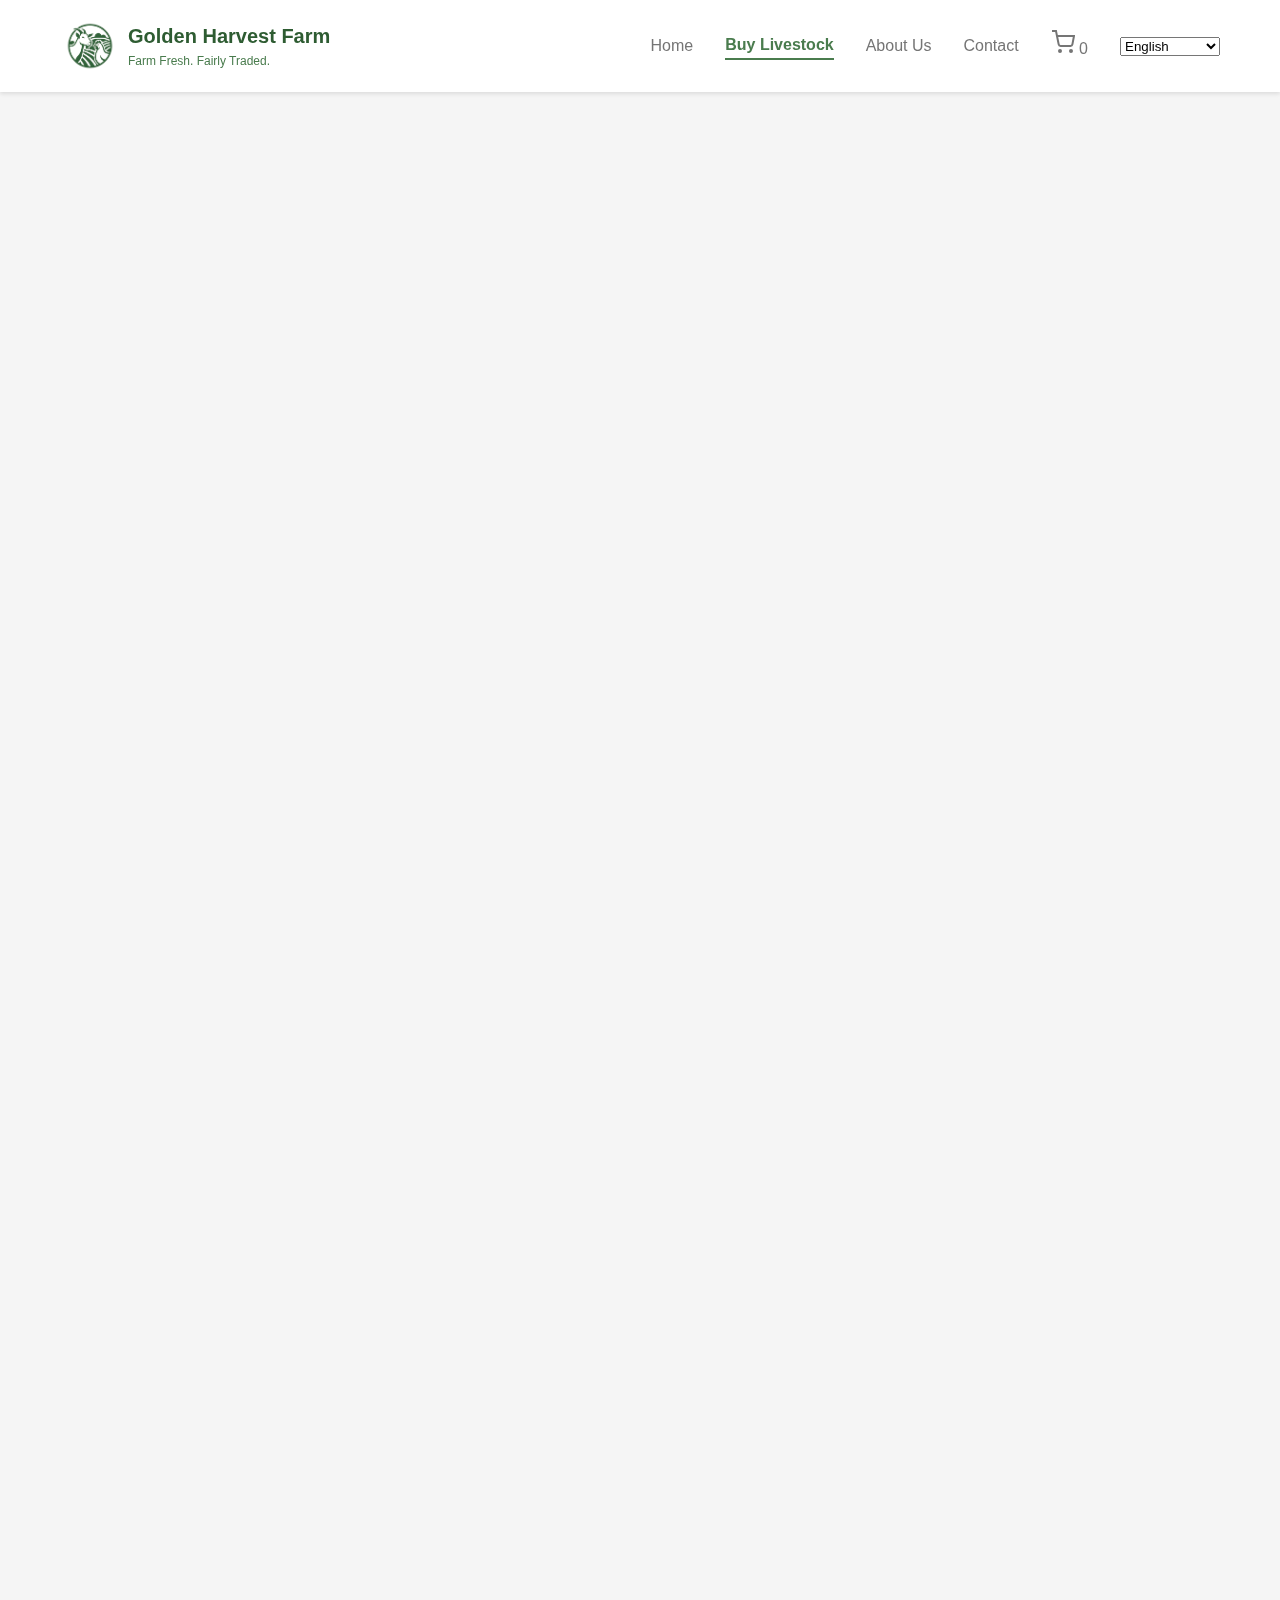
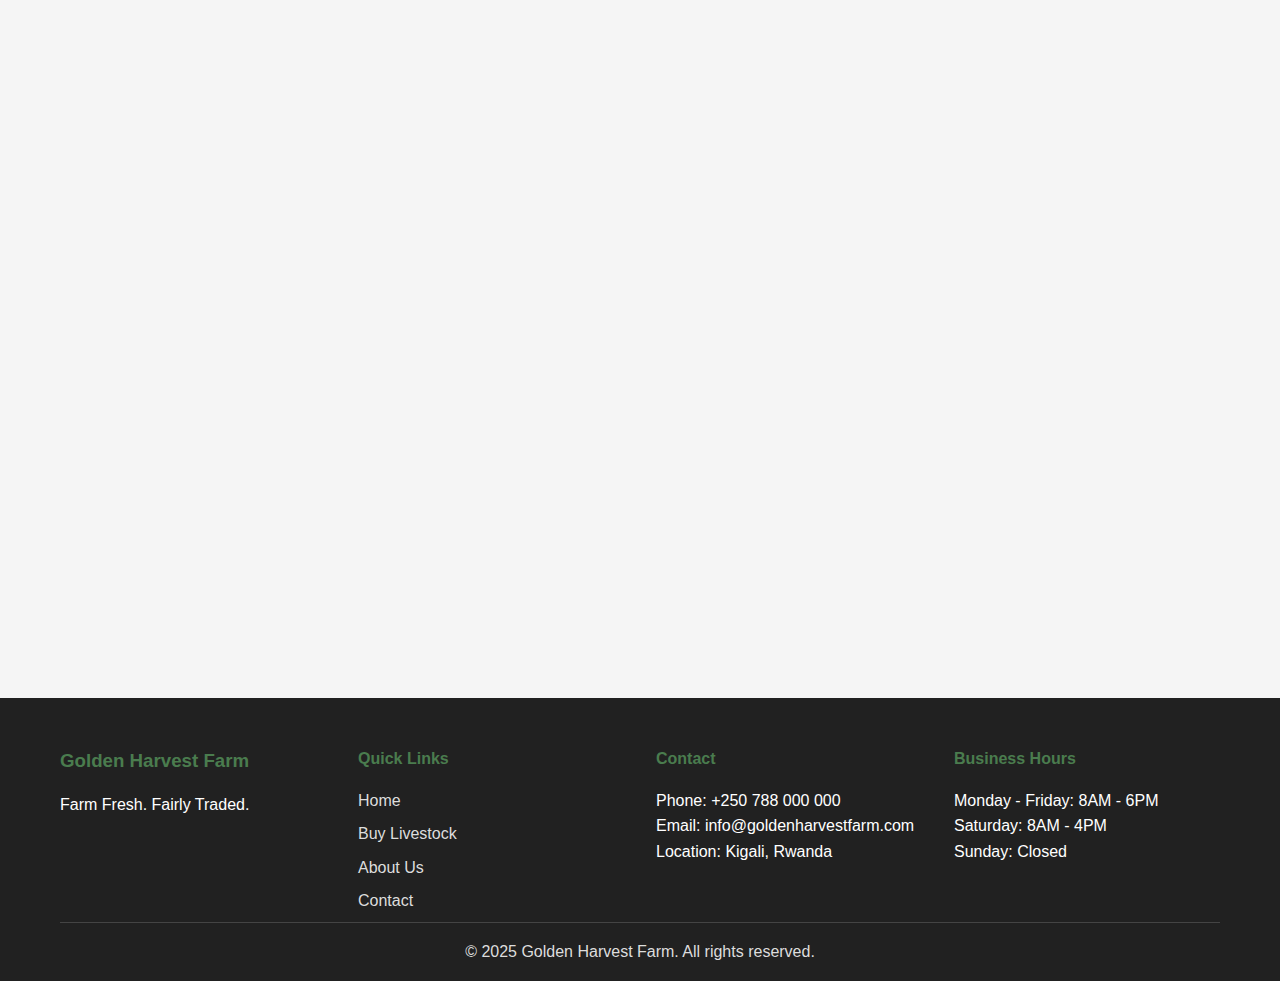
<file: buy.html>
<!DOCTYPE html>
<html lang="en">
<head>
    <meta charset="UTF-8">
    <meta name="viewport" content="width=device-width, initial-scale=1.0">
    <title>Buy Livestock - Golden Harvest Farm</title>
    <link rel="stylesheet" href="index.css">
    <link rel="stylesheet" href="buy.css">
</head>
<body>

    <div id="site-header"></div>

    <main id="buyPage">

    <!-- Hero Banner -->
    <div class="buy-hero">
        <img src="images/goat and chicken image.png" alt="Buy Livestock" class="buy-hero-img">
        <div class="buy-hero-overlay">
            <div class="hiw-badge" style="margin-bottom: 1rem;">
                <span class="hiw-dot"></span>
                <span>FRESH FROM THE FARM</span>
            </div>
            <h1 data-translate="buy_page_title">Buy Quality Livestock</h1>
            <p>Browse our healthy goats and farm-raised chickens — all vaccinated, well-fed, and ready for you</p>
        </div>
    </div>

    <div class="buy-body">
        <div class="buy-container">
            <div class="buy-layout">

                <!-- Filters Sidebar -->
                <aside class="filters-sidebar">
                    <div class="filters-header">
                        <svg xmlns="http://www.w3.org/2000/svg" width="18" height="18" viewBox="0 0 24 24" fill="none" stroke="#2E5C32" stroke-width="2.2" stroke-linecap="round" stroke-linejoin="round"><line x1="4" y1="6" x2="20" y2="6"/><line x1="8" y1="12" x2="16" y2="12"/><line x1="11" y1="18" x2="13" y2="18"/></svg>
                        <h3 data-translate="filter_listings">Filter Listings</h3>
                    </div>

                    <div class="filter-group">
                        <label data-translate="label_animal_type">Animal Type</label>
                        <select id="filterAnimalType" onchange="applyFilters()">
                            <option value="all" data-translate="option_all_animals">All Animals</option>
                        </select>
                    </div>

                    <div class="filter-group">
                        <label data-translate="label_breed">Breed / Variety</label>
                        <input type="text" id="filterBreed" placeholder="e.g., Boer, Rhode Island" oninput="applyFilters()" data-translate-placeholder="placeholder_breed">
                        <small data-translate="search_by_breed">Search by breed name</small>
                    </div>

                    <div class="filter-group">
                        <label data-translate="label_price_range">Price Range (RWF)</label>
                        <div class="price-range-row">
                            <input type="number" id="filterMinPrice" placeholder="Min" onchange="applyFilters()" data-translate-placeholder="placeholder_min">
                            <span class="price-range-sep">–</span>
                            <input type="number" id="filterMaxPrice" placeholder="Max" onchange="applyFilters()" data-translate-placeholder="placeholder_max">
                        </div>
                    </div>

                    <div class="filter-group">
                        <label data-translate="label_location">Location</label>
                        <input type="text" id="filterLocation" placeholder="Enter location" oninput="applyFilters()" data-translate-placeholder="placeholder_location">
                    </div>

                    <button class="filter-clear-btn" onclick="clearFilters()" data-translate="btn_clear_filters">
                        <svg xmlns="http://www.w3.org/2000/svg" width="14" height="14" viewBox="0 0 24 24" fill="none" stroke="currentColor" stroke-width="2.5" stroke-linecap="round" stroke-linejoin="round"><line x1="18" y1="6" x2="6" y2="18"/><line x1="6" y1="6" x2="18" y2="18"/></svg>
                        Clear Filters
                    </button>
                </aside>

                <!-- Listings Grid -->
                <div class="listings-content">
                    <div id="listingsGrid" class="listings-grid"></div>
                </div>

            </div>
        </div>
    </div>

    <!-- Listing Detail Modal -->
    <div id="listingModal" class="modal">
        <div class="modal-content">
            <span class="modal-close" onclick="closeModal()" aria-label="Close">×</span>
            <div id="modalBody"></div>
        </div>
    </div>

</main>

    <div id="site-footer"></div>
     <script src="js/layout.js"></script>
    <script src="js/translation.js"></script>
   
    <script src="js/script.js"></script>
     <script src="js/cart.js"></script>
    <script>
        injectHeader('buy');
        injectFooter();

        document.addEventListener('DOMContentLoaded', () => {
            initCart();
            showListingSkeleton('listingsGrid', 8);
            loadListings();
        });
    </script>
</body>
</html>
</file>
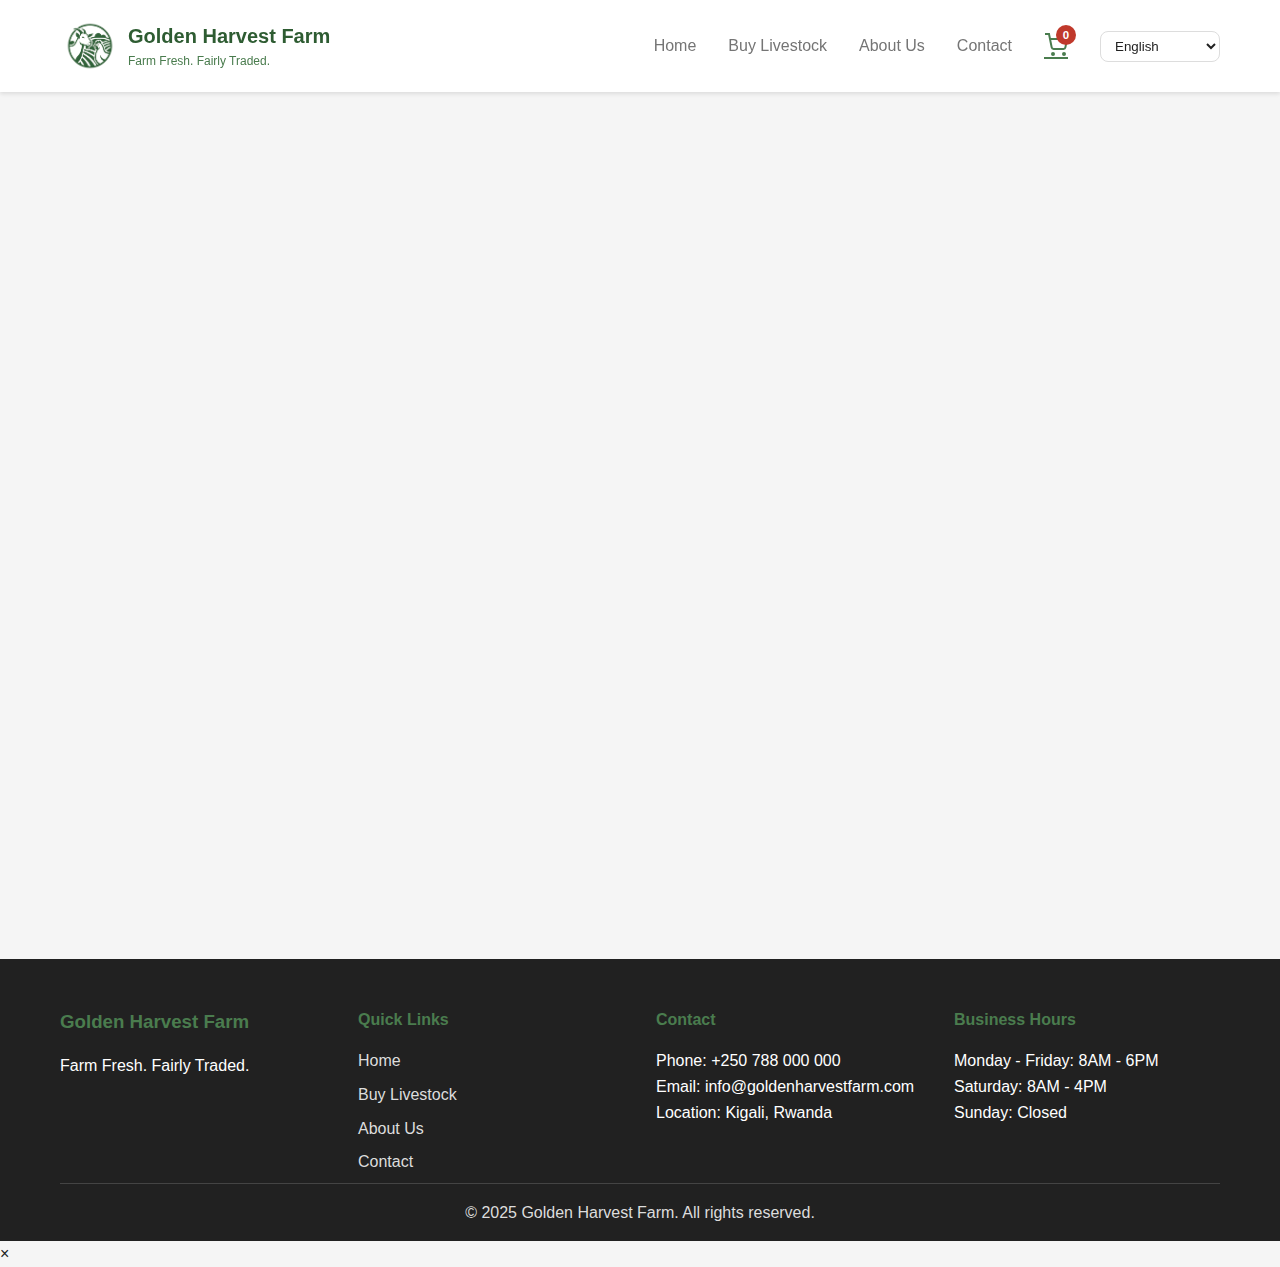
<file: cart.html>
<!DOCTYPE html>
<html lang="en">
<head>
    <meta charset="UTF-8">
    <meta name="viewport" content="width=device-width, initial-scale=1.0">
    <title>Cart - Golden Harvest Farm</title>
    <link rel="stylesheet" href="index.css">
    <link rel="stylesheet" href="cart.css">
</head>
<body>

    <div id="site-header"></div>

   <main id="cartPage">

    <!-- Hero Banner -->
    <div class="cart-hero">
        <div class="cart-hero-inner">
            <div class="hiw-badge" style="margin-bottom: 1rem;">
                <span class="hiw-dot"></span>
                <span>YOUR ORDER</span>
            </div>
            <h1 data-translate="cart_title">Shopping Order</h1>
            <p>Review your selected livestock and complete your order below</p>
        </div>
    </div>

    <div class="cart-body">
        <div class="cart-container">
            <div id="cartContent">

                <div class="cart-layout">
                    <!-- Left: Items -->
                    <div class="cart-left">
                        <div class="cart-section-label">
                            <svg xmlns="http://www.w3.org/2000/svg" width="16" height="16" viewBox="0 0 24 24" fill="none" stroke="#2E5C32" stroke-width="2.2" stroke-linecap="round" stroke-linejoin="round"><path d="M6 2L3 6v14a2 2 0 002 2h14a2 2 0 002-2V6l-3-4z"/><line x1="3" y1="6" x2="21" y2="6"/><path d="M16 10a4 4 0 01-8 0"/></svg>
                            <span>Selected Animals</span>
                        </div>
                        <div id="cartItems"></div>
                    </div>

                    <!-- Right: Summary + Form -->
                    <div id="cartSummary" style="display: none;">
                        <div class="cart-summary">

                            <div class="about-label">ORDER SUMMARY</div>
                            <h3 data-translate="order_summary">Your Order Details</h3>

                            <div class="summary-row">
                                <span data-translate="label_total_items">Total Items</span>
                                <span id="totalItems" class="summary-val">0</span>
                            </div>
                            <div class="summary-row total">
                                <span data-translate="label_total_price">Total Price</span>
                                <span id="totalPrice" class="summary-val-total">0 RWF</span>
                            </div>

                            <div class="checkout-form">
                                <div class="about-label" style="margin-bottom: 1rem;">YOUR DETAILS</div>

                                <form id="checkoutForm" onsubmit="proceedToCheckout(event)">
                                    <div class="form-group">
                                        <label data-translate="label_full_name">Full Name <span class="required-star">*</span></label>
                                        <input type="text" id="checkoutName" placeholder="Enter your full name" required data-translate-placeholder="placeholder_full_name">
                                    </div>
                                    <div class="form-group">
                                        <label data-translate="label_phone_number">Phone Number <span class="required-star">*</span></label>
                                        <input type="tel" id="checkoutPhone" placeholder="+250 788 000 000" required data-translate-placeholder="placeholder_checkout_phone">
                                    </div>
                                    <div class="form-group">
                                        <label data-translate="label_email_address">Email Address</label>
                                        <input type="email" id="checkoutEmail" placeholder="your@email.com" data-translate-placeholder="placeholder_checkout_email">
                                    </div>
                                    <div class="form-group">
                                        <label data-translate="label_delivery_address">Delivery Address <span class="optional-tag">Optional</span></label>
                                        <textarea id="checkoutAddress" rows="3" placeholder="Enter delivery address or leave blank for pickup" data-translate-placeholder="placeholder_delivery_address"></textarea>
                                    </div>

                                    <button type="submit" class="cart-submit-btn" data-translate="btn_buy_now">
                                        <svg xmlns="http://www.w3.org/2000/svg" width="18" height="18" viewBox="0 0 24 24" fill="none" stroke="currentColor" stroke-width="2.2" stroke-linecap="round" stroke-linejoin="round"><path d="M22 11.08V12a10 10 0 11-5.93-9.14"/><polyline points="22 4 12 14.01 9 11.01"/></svg>
                                        Confirm Order
                                    </button>
                                </form>
                            </div>

                            <!-- Trust badges -->
                            <div class="cart-trust">
                                <div class="cart-trust-item">
                                    <svg xmlns="http://www.w3.org/2000/svg" width="15" height="15" viewBox="0 0 24 24" fill="none" stroke="#4A7C4E" stroke-width="2.2" stroke-linecap="round" stroke-linejoin="round"><path d="M12 22s8-4 8-10V5l-8-3-8 3v7c0 6 8 10 8 10z"/></svg>
                                    <span>Secure Order</span>
                                </div>
                                <div class="cart-trust-item">
                                    <svg xmlns="http://www.w3.org/2000/svg" width="15" height="15" viewBox="0 0 24 24" fill="none" stroke="#4A7C4E" stroke-width="2.2" stroke-linecap="round" stroke-linejoin="round"><rect x="1" y="3" width="15" height="13" rx="2"/><path d="M16 8h4l3 3v5h-7V8z"/><circle cx="5.5" cy="18.5" r="2.5"/><circle cx="18.5" cy="18.5" r="2.5"/></svg>
                                    <span>Delivery Available</span>
                                </div>
                                <div class="cart-trust-item">
                                    <svg xmlns="http://www.w3.org/2000/svg" width="15" height="15" viewBox="0 0 24 24" fill="none" stroke="#4A7C4E" stroke-width="2.2" stroke-linecap="round" stroke-linejoin="round"><polyline points="9 11 12 14 22 4"/><path d="M21 12v7a2 2 0 01-2 2H5a2 2 0 01-2-2V5a2 2 0 012-2h11"/></svg>
                                    <span>Health Certified</span>
                                </div>
                            </div>

                        </div>
                    </div>
                </div>

            </div>
        </div>
    </div>

</main>

    <div id="site-footer"></div>

     <script src="js/layout.js"></script>
    <script src="js/translation.js"></script>
    <script src="js/cart.js"></script>
    <script src="js/script.js"></script>
    <script>
        injectHeader('cart');
        injectFooter();

        document.addEventListener('DOMContentLoaded', () => {
            initCart();
            displayCart();
        
        });
    </script>
</body>
</html>
</file>
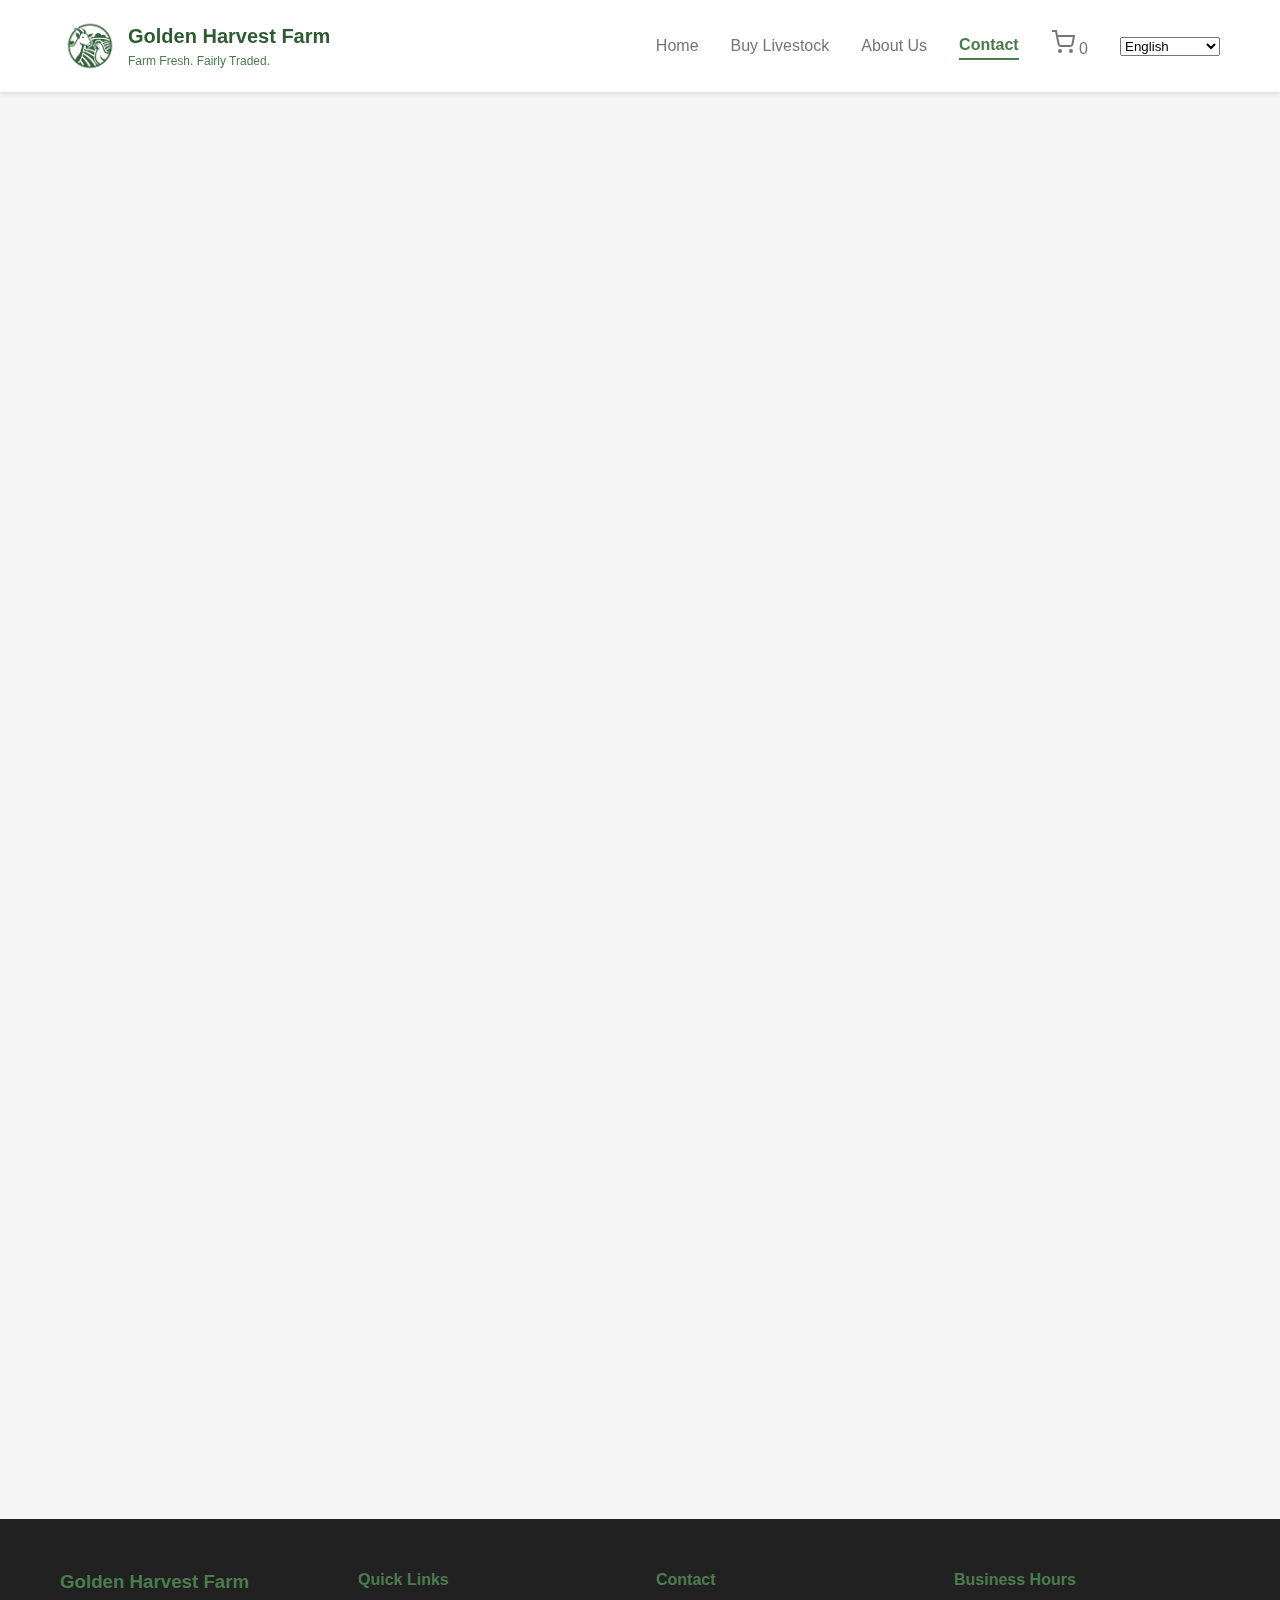
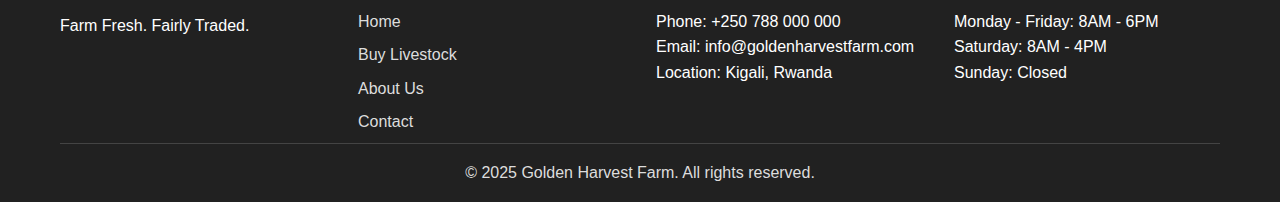
<file: contact.html>
<!DOCTYPE html>
<html lang="en">
<head>
    <meta charset="UTF-8">
    <meta name="viewport" content="width=device-width, initial-scale=1.0">
    <link rel="icon" type="image/png" href="images/logo GHF.png">
    <title>Contact Us - Golden Harvest Farm</title>
    <link rel="stylesheet" href="index.css">
    <link rel="stylesheet" href="contact.css">
</head>
<body>

    <div id="site-header"></div>

    <main id="contactPage">

    <!-- Hero Banner -->
    <div class="contact-hero">
        <img src="images/chicken and goat.png" alt="Contact Golden Harvest Farm" class="contact-hero-img">
        <div class="contact-hero-overlay">
            <div class="hiw-badge" style="margin-bottom: 1rem;">
                <span class="hiw-dot"></span>
                <span>WE'D LOVE TO HEAR FROM YOU</span>
            </div>
            <h1>Let's Have a Chat</h1>
            <p>Have a question about our goats or chickens? We're always happy to talk — reach out and let's have a conversation.</p>
        </div>
    </div>

    <!-- Contact Body -->
    <div class="contact-body">
        <div class="contact-container">

            <!-- Info + Form -->
            <div class="contact-layout">

                <!-- Left: Info -->
                <div class="contact-info">
                    <div class="about-label">GET IN TOUCH</div>
                    <h3 data-translate="get_in_touch">Here's How to Reach Us</h3>
                    <p class="contact-info-sub">We're available most days and respond quickly. Visit us at the farm or drop us a message anytime.</p>

                    <div class="contact-item">
                        <div class="contact-icon-wrap">
                            <svg viewBox="0 0 24 24" fill="none" stroke="#2E5C32" stroke-width="1.8" stroke-linecap="round" stroke-linejoin="round">
                                <path d="M21 10c0 7-9 13-9 13s-9-6-9-13a9 9 0 0 1 18 0z"/>
                                <circle cx="12" cy="10" r="3"/>
                            </svg>
                        </div>
                        <div>
                            <h4 data-translate="farm_location">Farm Location</h4>
                            <p data-translate="farm_location_text">Kigali, Rwanda</p>
                        </div>
                    </div>

                    <div class="contact-item">
                        <div class="contact-icon-wrap">
                            <svg viewBox="0 0 24 24" fill="none" stroke="#2E5C32" stroke-width="1.8" stroke-linecap="round" stroke-linejoin="round">
                                <path d="M22 16.92v3a2 2 0 0 1-2.18 2 19.79 19.79 0 0 1-8.63-3.07 19.5 19.5 0 0 1-6-6 19.79 19.79 0 0 1-3.07-8.67A2 2 0 0 1 4.11 2h3a2 2 0 0 1 2 1.72 12.84 12.84 0 0 0 .7 2.81 2 2 0 0 1-.45 2.11L8.09 9.91a16 16 0 0 0 6 6l1.27-1.27a2 2 0 0 1 2.11-.45 12.84 12.84 0 0 0 2.81.7A2 2 0 0 1 22 16.92z"/>
                            </svg>
                        </div>
                        <div>
                            <h4 data-translate="phone_label">Phone</h4>
                            <p data-translate="phone_text">+250 788 000 000</p>
                        </div>
                    </div>

                    <div class="contact-item">
                        <div class="contact-icon-wrap">
                            <svg viewBox="0 0 24 24" fill="none" stroke="#2E5C32" stroke-width="1.8" stroke-linecap="round" stroke-linejoin="round">
                                <path d="M4 4h16c1.1 0 2 .9 2 2v12c0 1.1-.9 2-2 2H4c-1.1 0-2-.9-2-2V6c0-1.1.9-2 2-2z"/>
                                <polyline points="22,6 12,13 2,6"/>
                            </svg>
                        </div>
                        <div>
                            <h4 data-translate="email_label">Email</h4>
                            <p data-translate="email_text">info@goldenharvestfarm.com</p>
                        </div>
                    </div>

                    <div class="contact-item">
                        <div class="contact-icon-wrap">
                            <svg viewBox="0 0 24 24" fill="none" stroke="#2E5C32" stroke-width="1.8" stroke-linecap="round" stroke-linejoin="round">
                                <circle cx="12" cy="12" r="10"/>
                                <polyline points="12 6 12 12 16 14"/>
                            </svg>
                        </div>
                        <div>
                            <h4 data-translate="business_hours_label">Business Hours</h4>
                            <p data-translate="business_hours_mon">Monday – Friday: 8AM – 6PM</p>
                            <p data-translate="business_hours_sat">Saturday: 8AM – 4PM</p>
                            <p data-translate="business_hours_sun">Sunday: Closed</p>
                        </div>
                    </div>

                   <!-- Map inside info card -->
<div class="contact-info-img-wrap">
    <iframe
        class="contact-map"
        src="https://www.google.com/maps/embed?pb=!1m18!1m12!1m3!1d3987.508!2d30.0619!3d-1.9441!2m3!1f0!2f0!3f0!3m2!1i1024!2i768!4f13.1!3m3!1m2!1s0x19dca6f6a8b5b5b5%3A0x1234567890abcdef!2sKimihurura%2C%20Kigali%2C%20Rwanda!5e0!3m2!1sen!2srw!4v1234567890"
        allowfullscreen=""
        loading="lazy"
        referrerpolicy="no-referrer-when-downgrade"
        title="Golden Harvest Farm Location">
    </iframe>
    <div class="contact-info-img-caption">
        <svg xmlns="http://www.w3.org/2000/svg" width="13" height="13" viewBox="0 0 24 24" fill="none" stroke="currentColor" stroke-width="2.5" stroke-linecap="round" stroke-linejoin="round"><path d="M21 10c0 7-9 13-9 13s-9-6-9-13a9 9 0 0 1 18 0z"/><circle cx="12" cy="10" r="3"/></svg>
        Kimihurura, Kigali — Come visit us during business hours
    </div>
</div>
                </div>

                <!-- Right: Form -->
                <div class="contact-form-wrapper">
                    <div class="about-label">SEND A MESSAGE</div>
                    <h3 data-translate="send_message_title">We'll Get Back to You Shortly</h3>

                    <form id="contactForm" onsubmit="handleContact(event)">
                        <div class="form-row">
                            <div class="form-group">
                                <label data-translate="label_name">Name</label>
                                <input type="text" name="name" required placeholder="Your full name" data-translate-placeholder="placeholder_name">
                            </div>
                            <div class="form-group">
                                <label data-translate="label_phone">Phone</label>
                                <input type="tel" name="phone" required placeholder="+250 788 000 000" data-translate-placeholder="placeholder_phone">
                            </div>
                        </div>
                        <div class="form-group">
                            <label data-translate="label_email">Email</label>
                            <input type="email" name="email" required placeholder="you@example.com" data-translate-placeholder="placeholder_email">
                        </div>
                        <div class="form-group">
                            <label data-translate="label_subject">Subject</label>
                            <select name="subject">
                                <option value="">Select a topic...</option>
                                <option value="goats">Inquiry about Goats</option>
                                <option value="chickens">Inquiry about Chickens</option>
                                <option value="delivery">Delivery & Pickup</option>
                                <option value="pricing">Pricing & Availability</option>
                                <option value="other">Other</option>
                            </select>
                        </div>
                        <div class="form-group">
                            <label data-translate="label_message">Message</label>
                            <textarea name="message" rows="5" required placeholder="Tell us what you need — animal type, quantity, delivery location..." data-translate-placeholder="placeholder_message"></textarea>
                        </div>
                        <button type="submit" class="contact-submit-btn" data-translate="btn_send_message">
                            Send Message
                            <svg xmlns="http://www.w3.org/2000/svg" width="18" height="18" viewBox="0 0 24 24" fill="none" stroke="currentColor" stroke-width="2.2" stroke-linecap="round" stroke-linejoin="round"><line x1="22" y1="2" x2="11" y2="13"/><polygon points="22 2 15 22 11 13 2 9 22 2"/></svg>
                        </button>
                    </form>
                </div>

            </div>

        </div>
    </div>

</main>

    <div id="site-footer"></div>

     <script src="js/layout.js"></script>
    <script src="js/translation.js"></script>
    <script src="js/cart.js"></script>
    <script src="js/script.js"></script>
    <script>
        injectHeader('contact');
        injectFooter();

        document.addEventListener('DOMContentLoaded', () => {
            initCart();
        });
    </script>
</body>
</html>
</file>
<file: buy.css>
/* ── Buy / Listings Page ──────────────────────────────── */
#buyPage {
    background: #faf9f6;
    opacity: 0;
    animation: fadeInUp 0.7s ease forwards;
}

/* Hero */
.buy-hero {
    position: relative;
    height: 360px;
    overflow: hidden;
}

.buy-hero-img {
    width: 100%;
    height: 100%;
    object-fit: cover;
    object-position: center 60%;
    display: block;
}

.buy-hero-overlay {
    position: absolute;
    inset: 0;
    background: linear-gradient(to right, rgba(20,45,22,0.88) 35%, rgba(20,45,22,0.2));
    display: flex;
    flex-direction: column;
    justify-content: center;
    padding: 0 13%;
}

.buy-hero-overlay h1 {
    font-size: 2.6rem;
    font-weight: 900;
    color: #fff;
    margin: 0 0 0.75rem;
    line-height: 1.15;
}

.buy-hero-overlay p {
    color: rgba(255,255,255,0.8);
    font-size: 1rem;
    line-height: 1.7;
    max-width: 460px;
}

/* Body */
.buy-body {
    padding: 3rem 0 6rem;
}

.buy-container {
    max-width: 1200px;
    margin: 0 auto;
    padding: 0 2rem;
}

/* Layout */
.buy-layout {
    display: grid;
    grid-template-columns: 270px 1fr;
    gap: 2.5rem;
    align-items: start;
}

/* ── Sidebar ──────────────────────────────────────────── */
.filters-sidebar {
    background: #fff;
    border: 1px solid #ece8e0;
    border-radius: 18px;
    padding: 1.8rem;
    position: sticky;
    top: 1.5rem;
}

.filters-header {
    display: flex;
    align-items: center;
    gap: 0.6rem;
    margin-bottom: 1.8rem;
}

.filters-header h3 {
    font-size: 1rem;
    font-weight: 800;
    color: #1f3d22;
    margin: 0;
}

.filter-group {
    margin-bottom: 1.5rem;
}

.filter-group label {
    display: block;
    font-size: 0.78rem;
    font-weight: 700;
    text-transform: uppercase;
    letter-spacing: 0.08em;
    color: #1f3d22;
    margin-bottom: 0.5rem;
}

.filter-group input,
.filter-group select {
    width: 100%;
    padding: 0.65rem 0.9rem;
    border: 1.5px solid #ddd;
    border-radius: 10px;
    font-size: 0.9rem;
    color: #333;
    background: #faf9f6;
    transition: border-color 0.25s, box-shadow 0.25s;
    outline: none;
    font-family: inherit;
    box-sizing: border-box;
}

.filter-group input:focus,
.filter-group select:focus {
    border-color: #4A7C4E;
    box-shadow: 0 0 0 3px rgba(74,124,78,0.12);
    background: #fff;
}

.filter-group small {
    display: block;
    font-size: 0.78rem;
    color: #999;
    margin-top: 0.35rem;
}

.filter-group select {
    appearance: none;
    background-image: url("data:image/svg+xml,%3Csvg xmlns='http://www.w3.org/2000/svg' width='12' height='12' viewBox='0 0 24 24' fill='none' stroke='%234A7C4E' stroke-width='2.5'%3E%3Cpolyline points='6 9 12 15 18 9'/%3E%3C/svg%3E");
    background-repeat: no-repeat;
    background-position: right 0.9rem center;
    cursor: pointer;
}

.price-range-row {
    display: flex;
    align-items: center;
    gap: 0.5rem;
}

.price-range-row input {
    flex: 1;
    min-width: 0;
}

.price-range-sep {
    color: #aaa;
    font-weight: 600;
    flex-shrink: 0;
}

.filter-clear-btn {
    display: flex;
    align-items: center;
    justify-content: center;
    gap: 0.5rem;
    width: 100%;
    padding: 0.7rem;
    background: transparent;
    border: 1.5px solid #ddd;
    border-radius: 10px;
    font-size: 0.88rem;
    font-weight: 600;
    color: #666;
    cursor: pointer;
    transition: border-color 0.25s, color 0.25s, background 0.25s;
    font-family: inherit;
    margin-top: 0.5rem;
}

.filter-clear-btn:hover {
    border-color: #c0392b;
    color: #c0392b;
    background: #fff5f5;
}

/* ── Listings Grid ────────────────────────────────────── */
.listings-content {
    min-width: 0;
}

.listings-grid {
    display: grid;
    grid-template-columns: repeat(auto-fill, minmax(280px, 1fr));
    gap: 1.5rem;
}

/* Card */
.listing-card {
    background: #fff;
    border-radius: 16px;
    overflow: hidden;
    border: 1px solid #ece8e0;
    transition: transform 0.3s ease, box-shadow 0.3s ease;
    cursor: pointer;
    display: flex;
    flex-direction: column;
}

.listing-card:hover {
    transform: translateY(-5px);
    box-shadow: 0 16px 40px rgba(46,92,50,0.12);
}

.listing-image-wrap {
    position: relative;
    overflow: hidden;
}

.listing-image {
    width: 100%;
    height: 210px;
    object-fit: cover;
    display: block;
    transition: transform 0.5s ease;
}

.listing-card:hover .listing-image {
    transform: scale(1.05);
}

.listing-badge {
    display: none;
}

.listing-content {
    padding: 1.3rem 1.4rem 1.5rem;
    display: flex;
    flex-direction: column;
    flex: 1;
}

.listing-title {
    font-size: 1.05rem;
    font-weight: 800;
    color: #1f3d22;
    margin-bottom: 0.5rem;
    line-height: 1.3;
}

.listing-info {
    display: flex;
    justify-content: space-between;
    color: #999;
    font-size: 0.82rem;
    margin-bottom: 0.75rem;
}

.listing-price {
    font-size: 1.35rem;
    font-weight: 900;
    color: #2E5C32;
    margin: 0.2rem 0 0.6rem;
    font-family: Georgia, serif;
}

.listing-location {
    display: flex;
    align-items: center;
    gap: 0.3rem;
    color: #888;
    font-size: 0.82rem;
    margin-bottom: 1rem;
}

.listing-location svg {
    width: 13px;
    height: 13px;
    flex-shrink: 0;
}

.listing-footer {
    display: flex;
    align-items: center;
    justify-content: space-between;
    margin-top: auto;
    padding-top: 0.9rem;
    border-top: 1px solid #f0ede8;
}

.listing-seller {
    font-size: 0.82rem;
    color: #555;
    font-weight: 600;
}

.listing-view-btn {
    font-size: 0.8rem;
    font-weight: 700;
    color: #2E5C32;
    background: #eef4ee;
    border: none;
    border-radius: 999px;
    padding: 0.35rem 0.9rem;
    cursor: pointer;
    transition: background 0.2s;
}

.listing-view-btn:hover {
    background: #c8e6c9;
}

/* Listings Preview (homepage) */
.listings-preview {
    padding: 4rem 0;
    background-color: #faf9f6;
}

.listings-preview h2 {
    text-align: center;
    font-size: 2rem;
    margin-bottom: 3rem;
    color: #2E5C32;
}



/* Add to cart button */
.add-to-cart-btn {
    background: #1f3d22;
    color: white;
    border: none;
    padding: 0.8rem 1.5rem;
    border-radius: 10px;
    cursor: pointer;
    font-weight: 700;
    font-size: 0.92rem;
    transition: all 0.3s;
    margin-top: 1rem;
    width: 100%;
    font-family: inherit;
}

.add-to-cart-btn:hover {
    background: #2E5C32;
    transform: translateY(-2px);
}

/* Modal */
.modal {
    display: none;
    position: fixed;
    z-index: 2000;
    left: 0; top: 0;
    width: 100%; height: 100%;
    background-color: rgba(0,0,0,0.55);
    overflow: auto;
    backdrop-filter: blur(3px);
}

.modal.active {
    display: flex;
    align-items: center;
    justify-content: center;
}

.modal-content {
    background: #fff;
    margin: 2rem;
    padding: 2rem;
    border-radius: 18px;
    max-width: 800px;
    width: 100%;
    max-height: 90vh;
    overflow-y: auto;
    position: relative;
    box-shadow: 0 30px 80px rgba(0,0,0,0.2);
}

.modal-close {
    position: absolute;
    right: 1.2rem; top: 1rem;
    font-size: 2rem;
    cursor: pointer;
    color: #aaa;
    line-height: 1;
    transition: color 0.2s;
}

.modal-close:hover { color: #333; }

.modal-image {
    width: 100%;
    height: 300px;
    object-fit: cover;
    border-radius: 12px;
    margin-bottom: 1.5rem;
    display: block;
}

.modal-grid {
    display: grid;
    grid-template-columns: repeat(2, 1fr);
    gap: 1rem;
    margin-bottom: 1.5rem;
}

.modal-item h4 {
    font-size: 0.75rem;
    font-weight: 700;
    text-transform: uppercase;
    letter-spacing: 0.07em;
    color: #999;
    margin-bottom: 0.3rem;
}

.modal-item p {
    color: #1f3d22;
    font-weight: 700;
    font-size: 0.95rem;
}

.modal-contact {
    background: #eef4ee;
    padding: 1.5rem;
    border-radius: 12px;
    margin-top: 1.5rem;
}

.modal-contact h3 {
    color: #2E5C32;
    margin-bottom: 1rem;
}

/* Responsive */
@media (max-width: 900px) {
    .buy-layout {
        grid-template-columns: 1fr;
    }
    .filters-sidebar {
        position: static;
    }
    .buy-hero-overlay h1 {
        font-size: 2rem;
    }
}

@media (max-width: 540px) {
    .listings-grid {
        grid-template-columns: 1fr;
    }
    .buy-hero {
        height: 300px;
    }
    .modal-grid {
        grid-template-columns: 1fr;
    }
}
</file>
<file: cart.css>
/* ── Cart Page ────────────────────────────────────────── */
#cartPage {
    background: #faf9f6;
    opacity: 0;
    animation: fadeInUp 0.7s ease forwards;
}

/* Hero */
.cart-hero {
    background: linear-gradient(135deg, #1f3d22 0%, #2E5C32 60%, #4A7C4E 100%);
    padding: 4rem 13%;
    position: relative;
    overflow: hidden;
}

.cart-hero::before {
    content: '';
    position: absolute;
    inset: 0;
    background-image: radial-gradient(circle at 80% 50%, rgba(255,255,255,0.04) 0%, transparent 60%);
}

.cart-hero-inner {
    max-width: 1200px;
    margin: 0 auto;
    position: relative;
    z-index: 1;
}

.cart-hero h1 {
    font-size: 2.6rem;
    font-weight: 900;
    color: #fff;
    font-family: Georgia, serif;
    font-style: italic;
    margin: 0 0 0.6rem;
    line-height: 1.15;
}

.cart-hero p {
    color: rgba(255,255,255,0.75);
    font-size: 1rem;
}

/* Body */
.cart-body {
    padding: 3rem 0 6rem;
}

.cart-container {
    max-width: 1200px;
    margin: 0 auto;
    padding: 0 2rem;
}

/* Layout */
.cart-layout {
    display: grid;
    grid-template-columns: 1fr 380px;
    gap: 2.5rem;
    align-items: start;
}

/* Section label */
.cart-section-label {
    display: flex;
    align-items: center;
    gap: 0.6rem;
    font-size: 0.82rem;
    font-weight: 800;
    text-transform: uppercase;
    letter-spacing: 0.1em;
    color: #1f3d22;
    margin-bottom: 1.2rem;
}

/* ── Cart Items ───────────────────────────────────────── */
.cart-items-list {
    display: flex;
    flex-direction: column;
    gap: 1rem;
}

.cart-empty {
    text-align: center;
    padding: 5rem 2rem;
    color: #aaa;
    background: #fff;
    border-radius: 18px;
    border: 1px solid #ece8e0;
}

.cart-empty svg {
    opacity: 0.3;
    margin-bottom: 1rem;
}

.cart-item {
    background: #fff;
    border-radius: 16px;
    border: 1px solid #ece8e0;
    padding: 1.4rem;
    display: flex;
    gap: 1.2rem;
    align-items: center;
    transition: box-shadow 0.3s ease;
}

.cart-item:hover {
    box-shadow: 0 8px 30px rgba(46,92,50,0.1);
}

.cart-item-image {
    width: 110px;
    height: 110px;
    object-fit: cover;
    border-radius: 12px;
    flex-shrink: 0;
}

.cart-item-details {
    flex: 1;
    min-width: 0;
}

.cart-item-title {
    font-size: 1.05rem;
    font-weight: 800;
    color: #1f3d22;
    margin-bottom: 0.3rem;
}

.cart-item-info {
    color: #999;
    font-size: 0.84rem;
    margin-bottom: 0.6rem;
}

.cart-item-price {
    font-size: 1.2rem;
    font-weight: 900;
    color: #2E5C32;
    font-family: Georgia, serif;
}

.cart-item-controls {
    display: flex;
    align-items: center;
    gap: 1rem;
    margin-top: 0.8rem;
    flex-wrap: wrap;
}

.quantity-control {
    display: flex;
    align-items: center;
    gap: 0;
    border: 1.5px solid #ddd;
    border-radius: 10px;
    overflow: hidden;
}

.quantity-btn {
    width: 34px;
    height: 34px;
    border: none;
    background: #faf9f6;
    color: #2E5C32;
    cursor: pointer;
    font-weight: 800;
    font-size: 1rem;
    transition: background 0.2s;
    display: flex;
    align-items: center;
    justify-content: center;
}

.quantity-btn:hover {
    background: #eef4ee;
}

.quantity-display {
    min-width: 40px;
    text-align: center;
    font-weight: 700;
    font-size: 0.95rem;
    color: #1f3d22;
    border-left: 1.5px solid #ddd;
    border-right: 1.5px solid #ddd;
    padding: 0 0.4rem;
    line-height: 34px;
}

.remove-btn {
    display: flex;
    align-items: center;
    gap: 0.4rem;
    padding: 0.45rem 0.9rem;
    background: #fff5f5;
    color: #c0392b;
    border: 1.5px solid #ffc9c9;
    border-radius: 10px;
    cursor: pointer;
    font-weight: 600;
    font-size: 0.82rem;
    transition: all 0.2s;
    font-family: inherit;
}

.remove-btn:hover {
    background: #c0392b;
    color: #fff;
    border-color: #c0392b;
}

/* ── Cart Summary ─────────────────────────────────────── */
.cart-summary {
    background: #fff;
    border: 1px solid #ece8e0;
    border-radius: 18px;
    padding: 2rem;
    position: sticky;
    top: 1.5rem;
}

.cart-summary h3 {
    font-size: 1.3rem;
    font-weight: 800;
    color: #1f3d22;
    font-family: Georgia, serif;
    font-style: italic;
    margin: 0.5rem 0 1.5rem;
}

.summary-row {
    display: flex;
    justify-content: space-between;
    align-items: center;
    padding: 0.75rem 0;
    border-bottom: 1px solid #f0ede8;
    font-size: 0.92rem;
    color: #666;
}

.summary-row.total {
    border-bottom: none;
    padding-top: 1rem;
    margin-top: 0.5rem;
}

.summary-val {
    font-weight: 700;
    color: #1f3d22;
}

.summary-val-total {
    font-size: 1.25rem;
    font-weight: 900;
    color: #2E5C32;
    font-family: Georgia, serif;
}

/* Checkout form inside summary */
.checkout-form {
    margin-top: 1.8rem;
    padding-top: 1.8rem;
    border-top: 1.5px solid #f0ede8;
}

.checkout-form .form-group {
    margin-bottom: 1rem;
}

.checkout-form label {
    display: block;
    font-size: 0.78rem;
    font-weight: 700;
    text-transform: uppercase;
    letter-spacing: 0.07em;
    color: #1f3d22;
    margin-bottom: 0.45rem;
}

.required-star {
    color: #c0392b;
    margin-left: 2px;
}

.optional-tag {
    font-size: 0.7rem;
    font-weight: 600;
    color: #aaa;
    text-transform: uppercase;
    margin-left: 6px;
    letter-spacing: 0.05em;
}

.checkout-form input,
.checkout-form textarea {
    width: 100%;
    padding: 0.7rem 0.9rem;
    border: 1.5px solid #ddd;
    border-radius: 10px;
    font-size: 0.9rem;
    color: #333;
    background: #faf9f6;
    transition: border-color 0.25s, box-shadow 0.25s;
    outline: none;
    font-family: inherit;
    box-sizing: border-box;
}

.checkout-form input:focus,
.checkout-form textarea:focus {
    border-color: #4A7C4E;
    box-shadow: 0 0 0 3px rgba(74,124,78,0.12);
    background: #fff;
}

.checkout-form textarea {
    resize: vertical;
    min-height: 80px;
}

.cart-submit-btn {
    display: flex;
    align-items: center;
    justify-content: center;
    gap: 0.6rem;
    width: 100%;
    background: #1f3d22;
    color: #fff;
    border: none;
    border-radius: 12px;
    padding: 0.95rem 1.5rem;
    font-size: 0.95rem;
    font-weight: 700;
    cursor: pointer;
    transition: background 0.3s, transform 0.2s;
    font-family: inherit;
    margin-top: 1rem;
}

.cart-submit-btn:hover {
    background: #2E5C32;
    transform: translateY(-2px);
}

/* Trust badges */
.cart-trust {
    display: flex;
    justify-content: space-between;
    margin-top: 1.5rem;
    padding-top: 1.5rem;
    border-top: 1.5px solid #f0ede8;
}

.cart-trust-item {
    display: flex;
    flex-direction: column;
    align-items: center;
    gap: 0.4rem;
    font-size: 0.72rem;
    font-weight: 600;
    color: #888;
    text-align: center;
}

/* Cart link in nav */
.cart-link {
    position: relative;
    display: flex;
    align-items: center;
}

.cart-count {
    position: absolute;
    top: -8px;
    right: -8px;
    background: #c0392b;
    color: white;
    border-radius: 50%;
    width: 20px;
    height: 20px;
    font-size: 0.72rem;
    font-weight: 800;
    display: flex;
    align-items: center;
    justify-content: center;
}

/* Add to cart button */
.add-to-cart-btn {
    background: #1f3d22;
    color: white;
    border: none;
    padding: 0.8rem 1.5rem;
    border-radius: 10px;
    cursor: pointer;
    font-weight: 700;
    font-size: 0.92rem;
    transition: all 0.3s;
    margin-top: 1rem;
    width: 100%;
    font-family: inherit;
}

.add-to-cart-btn:hover {
    background: #2E5C32;
    transform: translateY(-2px);
}

/* Weight modal */
.weight-selection-modal {
    max-width: 500px;
    max-height: 90vh;
    overflow-y: auto;
}

.listing-preview {
    display: flex;
    gap: 15px;
    padding: 15px;
    background: #f0f4f0;
    border-radius: 12px;
    margin-bottom: 20px;
}

.listing-preview img {
    width: 100px;
    height: 100px;
    object-fit: cover;
    border-radius: 10px;
}

.quantity-selector {
    display: flex;
    align-items: center;
    gap: 10px;
}

.quantity-selector button {
    width: 35px;
    height: 35px;
    border: 1.5px solid #ddd;
    background: white;
    border-radius: 8px;
    cursor: pointer;
    font-weight: 700;
    transition: all 0.2s;
}

.quantity-selector button:hover {
    border-color: #4A7C4E;
    color: #4A7C4E;
}

.quantity-selector input {
    width: 60px;
    text-align: center;
    border: 1.5px solid #ddd;
    border-radius: 8px;
    padding: 0.4rem;
}

.weight-info-box {
    background: #eef4ee;
    padding: 15px;
    border-radius: 10px;
    margin: 20px 0;
}

.weight-info {
    background: #fff8e1;
    padding: 10px;
    border-radius: 8px;
    margin: 10px 0;
    font-size: 0.88rem;
    border-left: 3px solid #f59e0b;
}

.price-highlight {
    font-size: 1.2rem;
    font-weight: 800;
    color: #1f3d22;
    margin-top: 10px;
    font-family: Georgia, serif;
}

/* Lang switcher */
.lang-switcher {
    padding: 6px 10px;
    border-radius: 8px;
    border: 1.5px solid #ddd;
    background: white;
    cursor: pointer;
    color: #212121 !important;
    font-family: inherit;
}

.lang-switcher:focus {
    outline: none;
    border-color: #4A7C4E;
}

/* Responsive */
@media (max-width: 900px) {
    .cart-layout {
        grid-template-columns: 1fr;
    }
    .cart-summary {
        position: static;
    }
    .cart-hero h1 {
        font-size: 2rem;
    }
}

@media (max-width: 540px) {
    .cart-item {
        flex-direction: column;
        text-align: center;
    }
    .cart-item-image {
        width: 100%;
        height: 180px;
    }
    .cart-item-controls {
        justify-content: center;
    }
    .cart-trust {
        flex-direction: column;
        gap: 0.8rem;
        align-items: flex-start;
    }
    .cart-trust-item {
        flex-direction: row;
        text-align: left;
    }
}

@keyframes slideInToast {
    from { opacity: 0; transform: translateY(20px); }
    to   { opacity: 1; transform: translateY(0); }
}
</file>
<file: contact.css>
/* ── Contact Page ─────────────────────────────────────── */
#contactPage {
    background: #faf9f6;
    opacity: 0;
    animation: fadeInUp 0.7s ease forwards;
}

/* Hero */
.contact-hero {
    position: relative;
    height: 380px;
    overflow: hidden;
}

.contact-hero-img {
    width: 100%;
    height: 100%;
    object-fit: cover;
    object-position: center 40%;
    display: block;
}

.contact-hero-overlay {
    position: absolute;
    inset: 0;
    background: linear-gradient(to right, rgba(20,45,22,0.88) 100%, rgba(20,45,22,0.25));
    display: flex;
    flex-direction: column;
    justify-content: center;
    padding: 0 13%;
}

.contact-hero-overlay h1 {
    font-size: 2.8rem;
    font-weight: 900;
    color: #ffffff;
    margin: 0 0 0.75rem;
    line-height: 1.15;
}

.contact-hero-overlay p {
    color: rgba(255,255,255,0.8);
    font-size: 1rem;
    line-height: 1.7;
    max-width: 480px;
}

/* Body */
.contact-body {
    padding: 4rem 0 6rem;
}

.contact-container {
    max-width: 1200px;
    margin: 0 auto;
    padding: 0 2rem;
    display: flex;
    flex-direction: column;
    gap: 3rem;
}

/* Layout */
.contact-layout {
    display: grid;
    grid-template-columns: 1fr 1.4fr;
    gap: 2rem;
    align-items: start;
}

/* Info card */
.contact-info {
    background: #ffffff;
    border: 1px solid #ece8e0;
    border-radius: 18px;
    padding: 2.2rem;
}

.contact-info h3 {
    font-size: 1.35rem;
    font-weight: 800;
    color: #1f3d22;
    margin: 0.6rem 0 0.5rem;
}

.contact-info-sub {
    font-size: 0.88rem;
    color: #777;
    line-height: 1.7;
    margin-bottom: 1.8rem;
}

.contact-item {
    display: flex;
    gap: 1rem;
    margin-bottom: 1.4rem;
    align-items: flex-start;
}

.contact-icon-wrap {
    width: 42px;
    height: 42px;
    min-width: 42px;
    background: #eef4ee;
    border-radius: 10px;
    display: flex;
    align-items: center;
    justify-content: center;
}

.contact-icon-wrap svg {
    width: 20px;
    height: 20px;
}

.contact-item h4 {
    font-size: 0.82rem;
    font-weight: 700;
    color: #1f3d22;
    margin-bottom: 0.25rem;
    text-transform: uppercase;
    letter-spacing: 0.05em;
}

.contact-item p {
    font-size: 0.9rem;
    color: #555;
    line-height: 1.6;
    margin: 0;
}

.contact-map {
    width: 100%;
    height: 200px;
    border: none;
    display: block;
    border-radius: 0; /* parent handles radius */
}

.contact-info-img-caption {
    display: flex;
    align-items: center;
    gap: 0.4rem;
}

/* Form card */
.contact-form-wrapper {
    background: #ffffff;
    border: 1px solid #ece8e0;
    border-radius: 18px;
    padding: 2.2rem;
}

.contact-form-wrapper h3 {
    font-size: 1.35rem;
    font-weight: 800;
    color: #1f3d22;
    margin: 0.6rem 0 1.8rem;
}

.form-row {
    display: grid;
    grid-template-columns: 1fr 1fr;
    gap: 1rem;
}

.form-group {
    margin-bottom: 1.2rem;
    display: flex;
    flex-direction: column;
}

.form-group label {
    font-size: 0.82rem;
    font-weight: 700;
    color: #1f3d22;
    margin-bottom: 0.45rem;
    text-transform: uppercase;
    letter-spacing: 0.05em;
}

.form-group input,
.form-group textarea,
.form-group select {
    border: 1.5px solid #ddd;
    border-radius: 10px;
    padding: 0.75rem 1rem;
    font-size: 0.93rem;
    color: #333;
    background: #faf9f6;
    transition: border-color 0.25s, box-shadow 0.25s;
    outline: none;
    font-family: inherit;
    width: 100%;
    box-sizing: border-box;
}

.form-group input:focus,
.form-group textarea:focus,
.form-group select:focus {
    border-color: #4A7C4E;
    box-shadow: 0 0 0 3px rgba(74,124,78,0.12);
    background: #fff;
}

.form-group textarea {
    resize: vertical;
    min-height: 130px;
}

.form-group select {
    appearance: none;
    background-image: url("data:image/svg+xml,%3Csvg xmlns='http://www.w3.org/2000/svg' width='12' height='12' viewBox='0 0 24 24' fill='none' stroke='%234A7C4E' stroke-width='2.5'%3E%3Cpolyline points='6 9 12 15 18 9'/%3E%3C/svg%3E");
    background-repeat: no-repeat;
    background-position: right 1rem center;
    cursor: pointer;
}

.contact-submit-btn {
    display: flex;
    align-items: center;
    justify-content: center;
    gap: 0.6rem;
    width: 100%;
    background: #1f3d22;
    color: #fff;
    border: none;
    border-radius: 10px;
    padding: 0.9rem 1.5rem;
    font-size: 0.95rem;
    font-weight: 700;
    cursor: pointer;
    transition: background 0.3s, transform 0.2s;
    font-family: inherit;
    margin-top: 0.5rem;
}

.contact-submit-btn:hover {
    background: #2E5C32;
    transform: translateY(-2px);
}

/* Bottom strip */
.contact-strip {
    background: #1f3d22;
    border-radius: 18px;
    padding: 2rem 3rem;
    display: flex;
    align-items: center;
    justify-content: space-around;
    gap: 2rem;
    flex-wrap: wrap;
}

.contact-strip-item {
    display: flex;
    align-items: center;
    gap: 1rem;
}

.contact-strip-item div {
    display: flex;
    flex-direction: column;
}

.contact-strip-item span {
    font-size: 0.78rem;
    color: rgba(255,255,255,0.6);
    text-transform: uppercase;
    letter-spacing: 0.08em;
}

.contact-strip-item strong {
    font-size: 0.97rem;
    color: #fff;
    font-weight: 700;
}

.contact-strip-divider {
    width: 1px;
    height: 40px;
    background: rgba(255,255,255,0.2);
}

/* Modal (unchanged structure, refreshed style) */
.modal {
    display: none;
    position: fixed;
    z-index: 2000;
    left: 0; top: 0;
    width: 100%; height: 100%;
    background-color: rgba(0,0,0,0.5);
    overflow: auto;
}

.modal.active {
    display: flex;
    align-items: center;
    justify-content: center;
}

.modal-content {
    background-color: white;
    margin: 2rem;
    padding: 2rem;
    border-radius: 16px;
    max-width: 800px;
    width: 100%;
    max-height: 90vh;
    overflow-y: auto;
    position: relative;
}

.modal-close {
    position: absolute;
    right: 1rem; top: 1rem;
    font-size: 2rem;
    cursor: pointer;
    color: #757575;
}

.modal-close:hover { color: #212121; }

.modal-image {
    width: 100%;
    height: 300px;
    object-fit: cover;
    border-radius: 10px;
    margin-bottom: 1.5rem;
}

.modal-grid {
    display: grid;
    grid-template-columns: repeat(2, 1fr);
    gap: 1rem;
    margin-bottom: 1.5rem;
}

.modal-item h4 { color: #757575; font-size: 0.875rem; margin-bottom: 0.25rem; }
.modal-item p  { color: #212121; font-weight: 600; }

.modal-contact {
    background-color: #eef4ee;
    padding: 1.5rem;
    border-radius: 10px;
    margin-top: 1.5rem;
}

.modal-contact h3 { color: #2E5C32; margin-bottom: 1rem; }

/* Responsive */
@media (max-width: 900px) {
    .contact-layout {
        grid-template-columns: 1fr;
    }
    .contact-strip {
        flex-direction: column;
        align-items: flex-start;
        padding: 2rem;
    }
    .contact-strip-divider {
        width: 100%;
        height: 1px;
    }
    .contact-hero-overlay h1 {
        font-size: 2rem;
    }
}

@media (max-width: 540px) {
    .form-row {
        grid-template-columns: 1fr;
    }
    .contact-hero {
        height: 300px;
    }
}
</file>
<file: index.css>
/* Reset and Base Styles */
* {
    margin: 0;
    padding: 0;
    box-sizing: border-box;
}

body {
    font-family: 'Open Sans', 'Segoe UI', Tahoma, Geneva, Verdana, sans-serif;
    line-height: 1.6;
    color: #212121;
    background-color: #f5f5f5;
    padding-top:90px;
}

.container {
    max-width: 1200px;
    margin: 0 auto;
    padding: 0 20px;
}



/* Header Styles */
.header{
    background-color:white;
    box-shadow:0 2px 4px rgba(0,0,0,0.1);

    position:fixed;
    top:0;
    left:0;
    width:100%;
    z-index:1000;
}

.nav-wrapper {
    display: flex;
    justify-content: space-between;
    align-items: center;
    padding: 1rem 0;
}

.logo {
    display: flex;
    align-items: center;
    gap: 0.5rem;
    cursor: pointer;
}

.logo-icon {
    width: 60px;
    height: 60px;
    color: #4A7C4E;
}

.logo h1 {
    font-size: 1.25rem;
    color: #2E5C32;
    font-weight: 700;
}

.tagline {
    font-size: 0.75rem;
    color: #4A7C4E;
}

.desktop-nav {
    display: none;
    gap: 2rem;
    align-items: center;
}

.desktop-nav a, .mobile-nav a {
    color: #757575;
    text-decoration: none;
    transition: color 0.3s;
}

.desktop-nav a:hover, .mobile-nav a:hover {
    color: #4A7C4E;
}



.desktop-nav a.active-nav, .mobile-nav a.active-nav {
    color: #4A7C4E;
    font-weight: 700;
    border-bottom: 2px solid #4A7C4E;
}

/* Overlay */
.mobile-overlay{
    position: fixed;
    top:0;
    left:0;
    width:100%;
    height:100%;
    background: rgba(0,0,0,0.45);
    opacity:0;
    visibility:hidden;
    transition:0.3s;
    z-index:998;
}

.mobile-overlay.active{
    opacity:1;
    visibility:visible;
}

/* Sidebar */
.mobile-nav{
    position: fixed;
    top:0;
    left:-100%;
    height:100vh;
    width:85%;
    max-width:320px;
    background:#fff;

    padding:30px 25px 30px;

    display:flex;
    flex-direction:column;
    gap:15px;

    transition:0.3s;
    z-index:999;
}

.mobile-nav.active{
    left:0;
}

.mobile-menu-btn{
    display:flex;
    flex-direction:column;
    gap:5px;
    background:none;
    border:none;
    cursor:pointer;
    padding:5px;
    z-index:1000;
}



/* Mobile nav links */
.mobile-nav a{
    text-decoration:none;
    padding:12px 10px;
    font-size:16px;
    border-radius:6px;
    transition:0.2s;
}





.mobile-menu-btn span{
    width:25px;
    height:3px;
    background:#4A7C4E;
    transition:0.3s;
}

/* transform to X */
.mobile-menu-btn.active span:nth-child(1){
    transform: rotate(45deg) translate(5px,5px);
}

.mobile-menu-btn.active span:nth-child(2){
    opacity:0;
}

.mobile-menu-btn.active span:nth-child(3){
    transform: rotate(-45deg) translate(6px,-6px);
}



.mobile-nav-header{
    display:flex;
    justify-content:space-between;
    align-items:center;
    margin-bottom:25px;
}

.mobile-logo{
    display:flex;
    align-items:center;
    gap:10px;
    cursor:pointer;
}

.mobile-logo img{
    width:35px;
}

.mobile-logo span{
    font-weight:700;
    color:#4A7C4E;
}

.mobile-close-btn{
    background:none;
    border:none;
    font-size:22px;
    cursor:pointer;
}






.mobile-nav-header{
    display:flex;
    justify-content:space-between;
    align-items:center;
    margin-bottom:15px;
    padding-bottom:10px;
    border-bottom:1px solid #eee;
}

/* Page Management */
.page {
    display: none;
    animation: fadeIn 0.5s;
    
}

.page.active {
    display: block;
}

@keyframes fadeIn {
    from { opacity: 0; }
    to { opacity: 1; }
}

/* Hero Section */
.hero {
    position: relative;
    height: 600px;
    background-image: url('https://res.cloudinary.com/dzmo3rlc4/image/upload/v1763400960/goat_and_chicken_image_vcevvl.png');
    background-size: cover;
    background-position: center;
    display: flex;
    align-items: center;
    justify-content: center;
}

.hero-overlay {
    position: absolute;
    top: 0;
    left: 0;
    right: 0;
    bottom: 0;
    background: rgba(0,0,0,0.5);
}

.hero-content {
    position: relative;
    z-index: 1;
    text-align: center;
    color: white;
    padding: 2rem;
}

.hero-content h2 {
    font-size: 2.5rem;
    margin-bottom: 1rem;
    font-weight: 700;
}

.hero-content p {
    font-size: 1.25rem;
    margin-bottom: 2rem;
}

.hero-buttons {
    display: flex;
    gap: 1rem;
    justify-content: center;
    flex-wrap: wrap;
}

/* Buttons */
.btn {
    padding: 0.75rem 1.5rem;
    border: none;
    border-radius: 5px;
    font-size: 1rem;
    cursor: pointer;
    transition: all 0.3s;
    font-weight: 600;
}

.btn-primary {
    background-color: #4A7C4E;
    color: white;
}

.btn-primary:hover {
    background-color: #2E5C32;
}

.btn-outline {
    background-color: transparent;
    color: white;
    border: 2px solid white;
}

.btn-outline:hover {
    background-color: white;
    color: #4A7C4E;
}

.btn-secondary {
    background-color: #F9A825;
    color: white;
}

.btn-secondary:hover {
    background-color: #F57F17;
}



/* About Page */
/* ── About Page ─────────────────────────────────────── */
#aboutPage {
    background: #faf9f6;
    opacity: 0;
    animation: fadeInUp 0.7s ease forwards;
    
    
}

@keyframes fadeInUp {
    from { opacity: 0; transform: translateY(20px); }
    to   { opacity: 1; transform: translateY(0); }
}

/* Hero */
.about-hero {
    position: relative;
    height: 420px;
    overflow: hidden;
  
}

.about-hero-img {
    width: 100%;
    height: 100%;
    object-fit: cover;
    object-position: center 37%;
    display: block;
}

.about-hero-overlay {
    position: absolute;
    inset: 0;
    background: linear-gradient(to right, rgba(20,45,22,0.82) 40%, rgba(20,45,22,0.3));
    display: flex;
    flex-direction: column;
    justify-content: center;
    padding:0px 13%;
    
}

.about-hero-overlay h1 {
    font-size: 3rem;
    font-weight: 900;
    color: #ffffff;
    margin: 0 0 0.5rem;
    line-height: 1.15;
}

.about-hero-overlay p {
    color: rgba(255,255,255,0.82);
    font-size: 1.05rem;
}

/* Body wrapper */
.about-body {
    padding: 4rem 0 6rem;
}

.about-container {
    max-width: 1200px;
    margin: 0 auto;
    padding: 0 2rem;
    display: flex;
    flex-direction: column;
    gap: 5rem;
}

/* Label pill */
.about-label {
    font-size: 0.7rem;
    font-weight: 800;
    letter-spacing: 0.14em;
    color: #2E5C32;
    border: 1.5px solid #2E5C32;
    border-radius: 999px;
    padding: 4px 14px;
    display: inline-block;
    margin-bottom: 1rem;
}

/* Intro row */
.about-intro-row {
    display: flex;
    align-items: center;
    gap: 4rem;
}

.about-intro-text {
    flex: 1;
}

.about-intro-text h2 {
    font-size: 2rem;
    font-weight: 900;
    color: #1f3d22;
    line-height: 1.25;
    margin-bottom: 1.2rem;
}

.about-intro-text p {
    color: #555;
    font-size: 0.97rem;
    line-height: 1.8;
    margin-bottom: 1rem;
}

.about-intro-image {
    flex: 0 0 420px;
    border-radius: 18px;
    overflow: hidden;
    box-shadow: 0 20px 50px rgba(0,0,0,0.12);
}

.about-intro-image img {
    width: 100%;
    height: 320px;
    object-fit: cover;
    display: block;
    transition: transform 0.5s ease;
}

.about-intro-image:hover img {
    transform: scale(1.04);
}

/* Mission + Values row */
.about-mv-row {
    display: grid;
    grid-template-columns: 1fr 1fr;
    gap: 3rem;
    align-items: start;
}

.about-mission h3,
.about-values h3 {
    font-size: 1.5rem;
    font-weight: 800;
    color: #1f3d22;
    margin-bottom: 1rem;
    line-height: 1.3;
}

.about-mission p {
    color: #555;
    font-size: 0.96rem;
    line-height: 1.8;
    margin-bottom: 1.5rem;
}

.about-mv-img {
    width: 100%;
    height: 250px;
    object-fit: cover;
    filter: brightness(70%);
    border-radius: 14px;
    display: block;
    box-shadow: 0 10px 30px rgba(0,0,0,0.1);
}

/* Values list */
.about-values-list {
    list-style: none;
    padding: 0;
    margin: 0;
    display: flex;
    flex-direction: column;
    gap: 1.2rem;
}

.about-values-list li {
    display: flex;
    gap: 1rem;
    align-items: flex-start;
}

.about-val-icon {
    width: 40px;
    height: 40px;
    min-width: 40px;
    background: #eef4ee;
    border-radius: 10px;
    display: flex;
    align-items: center;
    justify-content: center;
}

.about-values-list li strong {
    display: block;
    color: #1f3d22;
    font-size: 0.95rem;
    margin-bottom: 0.2rem;
}

.about-values-list li p {
    color: #666;
    font-size: 0.88rem;
    line-height: 1.6;
    margin: 0;
}

/* Offer section */
.about-offer h3 {
    font-size: 1.6rem;
    font-weight: 800;
    color: #1f3d22;
}

.about-offer-grid {
    display: grid;
    grid-template-columns: repeat(3, 1fr);
    gap: 1.2rem;
}

.about-offer-card {
    background: #fff;
    border-radius: 14px;
    overflow: hidden;
    border: 1px solid #ece8e0;
    transition: transform 0.3s ease, box-shadow 0.3s ease;
}

.about-offer-card:hover {
    transform: translateY(-5px);
    box-shadow: 0 16px 40px rgba(46,92,50,0.12);
}

.about-offer-card img {
    width: 100%;
    height: 200px;
    object-fit: cover;
    display: block;
}

.about-offer-info {
    padding: 1rem 1.1rem 1.2rem;
}

.about-offer-info h4 {
    font-size: 0.95rem;
    font-weight: 700;
    color: #1f3d22;
    margin-bottom: 0.4rem;
}

.about-offer-info p {
    font-size: 0.84rem;
    color: #666;
    line-height: 1.6;
    margin: 0;
}

/* Location */
.about-location {
    display: flex;
    align-items: center;
    gap: 4rem;
    background: #1f3d22;
    border-radius: 20px;
    overflow: hidden;
    padding: 3.5rem;
}

.about-location-text {
    flex: 1;
}

.about-location-text .about-label {
    border-color: rgba(255,255,255,0.5);
    color: rgba(255,255,255,0.8);
}

.about-location-text h3 {
    font-size: 1.7rem;
    font-weight: 900;
    color: #fff;
    margin-bottom: 1rem;
}

.about-location-text p {
    color: rgba(255,255,255,0.75);
    font-size: 0.96rem;
    line-height: 1.8;
    margin-bottom: 2rem;
}

.about-cta-btn {
    display: inline-block;
    background: #fff;
    color: #1f3d22;
    font-weight: 700;
    font-size: 0.9rem;
    padding: 0.75rem 2rem;
    border-radius: 999px;
    text-decoration: none;
    transition: background 0.3s, transform 0.2s;
}

.about-cta-btn:hover {
    background: #c8e6c9;
    transform: translateY(-2px);
}

.about-location-img {
    flex: 0 0 360px;
    border-radius: 14px;
    overflow: hidden;
    box-shadow: 0 20px 50px rgba(0,0,0,0.3);
}

.about-location-img img {
    width: 100%;
    height: 240px;
    object-fit: cover;
    display: block;
}

/* Responsive */
@media (max-width: 1024px) {
    .about-offer-grid {
        grid-template-columns: repeat(2, 1fr);
    }
}

@media (max-width: 900px) {
    .about-intro-row {
        flex-direction: column;
        gap: 2rem;
    }
    .about-intro-image {
        flex: none;
        width: 100%;
    }
    .about-mv-row {
        grid-template-columns: 1fr;
    }
    .about-location {
        flex-direction: column;
        gap: 2rem;
        padding: 2.5rem;
    }
    .about-location-img {
        flex: none;
        width: 100%;
    }
    .about-hero-overlay h1 {
        font-size: 2.2rem;
    }
}

@media (max-width: 540px) {
    .about-offer-grid {
        grid-template-columns: 1fr;
    }
    .about-hero {
        height: 300px;
    }
}


/* Why Choose Us – Redesigned */
.about-section {
    padding: 5rem 0;
    background-color: #faf9f6;
}

.about-section .container {
    max-width: 1200px;
    margin: 0 auto;
    padding: 0 2rem;
}

.wcu-inner {
    display: flex;
    align-items: flex-start;
    gap: 5rem;
}

/* Left */
.wcu-left {
    flex: 0 0 280px;
    max-width: 280px;
    position: sticky;
    top: 2rem;
}

.wcu-left h2 {
    font-size: 2rem;
    font-weight: 900;
    color: #1f3d22;
    line-height: 1.2;
    margin: 1rem 0;
}

.wcu-left p {
    font-size: 0.92rem;
    color: #666;
    line-height: 1.7;
}

/* Right grid */
.wcu-grid {
    flex: 1;
    display: grid;
    grid-template-columns: repeat(2, 1fr);
    gap: 1.2rem;
}

.wcu-card {
    background: #ffffff;
    border: 1px solid #ece8e0;
    border-radius: 14px;
    padding: 1.8rem;
    transition: transform 0.3s ease, box-shadow 0.3s ease;
}

.wcu-card:hover {
    transform: translateY(-4px);
    box-shadow: 0 10px 30px rgba(46, 92, 50, 0.1);
}

.wcu-icon-wrap {
    width: 56px;
    height: 56px;
    background-color: #f0f4f0;
    border-radius: 10px;
    display: flex;
    align-items: center;
    justify-content: center;
    margin-bottom: 1.2rem;
}

.wcu-card h3 {
    font-size: 1rem;
    font-weight: 700;
    color: #1f3d22;
    margin-bottom: 0.5rem;
}

.wcu-card p {
    font-size: 0.88rem;
    color: #666;
    line-height: 1.6;
}

/* Responsive */
@media (max-width: 900px) {
    .wcu-inner {
        flex-direction: column;
        gap: 2.5rem;
    }
    .wcu-left {
        flex: none;
        max-width: 100%;
        position: static;
    }
}

@media (max-width: 540px) {
    .wcu-grid {
        grid-template-columns: 1fr;
    }
}

/* How It Works */
/* How It Works – Redesigned */
.how-it-works {
    padding: 5rem 0;
    background-color: #E8F5E9;

}

.hiw-badge {
    display: flex;
    align-items: center;
    justify-content: center;
    gap: 8px;
    border: 1.5px solid #4A7C4E;
    border-radius: 999px;
    padding: 5px 16px;
    font-size: 0.72rem;
    font-weight: 700;
    letter-spacing: 0.12em;
    color: #4A7C4E;
    margin: 0 auto 1.2rem;
    width: fit-content;
}

.hiw-dot {
    width: 8px;
    height: 8px;
    border-radius: 50%;
    background-color: #4A7C4E;
    display: inline-block;
}

.how-it-works h2 {
    text-align: center;
    font-size: 2.4rem;
    font-weight: 800;
    color: #1f3d22;
    margin-bottom: 0.8rem;
   
}

.hiw-subtitle {
    text-align: center;
    color: #555;
    font-size: 1rem;
    margin-bottom: 3.5rem;
    max-width: 480px;
    margin-left: auto;
    margin-right: auto;
}

.hiw-steps {
    display: flex;
    align-items: flex-start;
    justify-content: center;
    gap: 0;
    flex-wrap: wrap;
}

.hiw-step {
       display: flex;
    flex-direction: column;
    align-items: center;
    text-align: center;
    max-width: 340px;
    position: relative;
    flex: 1;
    min-width: 280px;
    padding: 0 1.5rem;
}

.hiw-circle {
    width: 150px;
    height: 150px;
    border-radius: 50%;
    background: #f8f6f1;
    display: flex;
    align-items: center;
    justify-content: center;
    box-shadow: 0 4px 20px rgba(0,0,0,0.08);
    margin-bottom: 1.5rem;
    flex-shrink: 0;
    transition: transform 0.3s ease, box-shadow 0.3s ease;
}

.hiw-circle:hover {
    transform: translateY(-4px);
    box-shadow: 0 10px 30px rgba(74,124,78,0.2);
}

.hiw-connector {
  position: absolute;
    top: 55px;
    left: calc(50% + 95px);
    width: 220px;
    pointer-events: none;
    z-index: 1;
}

.hiw-step h3 {
    font-size: 1.05rem;
    font-weight: 700;
    color: #1f3d22;
    margin-bottom: 0.5rem;
}

.hiw-step p {
    font-size: 0.9rem;
    color: #666;
    line-height: 1.6;
    padding: 0 0.5rem;
}

@media (max-width: 768px) {
    .hiw-steps {
        flex-direction: column;
        align-items: center;
        gap: 2.5rem;
    }
    .hiw-connector {
        display: none;
    }
    .hiw-step {
        max-width: 300px;
    }
}



/* Footer */
.footer {
    background-color: #212121;
    color: white;
    padding: 3rem 0 1rem;
    margin-top: 4rem;
}

.footer-grid {
    display: grid;
    grid-template-columns: repeat(auto-fit, minmax(200px, 1fr));
    gap: 2rem;
}

.footer-col h3,
.footer-col h4 {
    margin-bottom: 1rem;
    color: #4A7C4E;
}

.footer-col ul {
    list-style: none;
}

.footer-col ul li {
    margin-bottom: 0.5rem;
}

.footer-col a {
    color: #ddd;
    text-decoration: none;
}

.footer-col a:hover {
    color: white;
}

.footer-bottom {
    border-top: 1px solid #444;
    padding-top: 1rem;
    text-align: center;
    color: #ddd;
}

/* Responsive Design */
@media (min-width: 768px) {
    .desktop-nav {
        display: flex;
    }
    
    .mobile-menu-btn {
        display: none;
    }
}

@media (max-width: 768px) {
    .hero-content h2 {
        font-size: 1.75rem;
    }
    
    .buy-layout {
        grid-template-columns: 1fr;
    }
    
    .filters-sidebar {
        margin-bottom: 2rem;
    }
    
    .contact-layout {
        grid-template-columns: 1fr;
    }
    
    .form-buttons {
        flex-direction: column;
    }
    
    .sell-options {
        flex-direction: column;
    }
    
    .dashboard-header {
        flex-direction: column;
        align-items: flex-start;
    }
}

@media (max-width: 480px) {
    .hero {
        height: 400px;
    }
    
    .hero-content h2 {
        font-size: 1.5rem;
    }
    
    .hero-content p {
        font-size: 1rem;
    }
    
    .listings-grid {
        grid-template-columns: 1fr;
    }
}





.toast-modal {
    position: fixed;
    top: 0;
    left: 0;
    width: 100%;
    height: 100%;
    background: rgba(0,0,0,0.45);
    display: none;
    justify-content: center;
    align-items: center;
    z-index: 9999;
}

.toast-content {
    background: #ffffff;
    padding: 20px 25px;
    border-radius: 10px;
    width: 90%;
    max-width: 320px;
    text-align: center;
    box-shadow: 0px 4px 20px rgba(0,0,0,0.2);
    animation: fadeIn 0.25s ease-out;
}

.toast-content p {
    margin-bottom: 15px;
    font-size: 1rem;
    color: #333;
}

#toastCloseBtn {
    background: #2E5C32;
    padding: 8px 20px;
    border: none;
    color: white;
    cursor: pointer;
    border-radius: 6px;
}

@keyframes fadeIn {
    from { opacity: 0; transform: scale(0.9); }
    to { opacity: 1; transform: scale(1); }
}






/* SKELETON LOADER */

/* Skeleton Loader */
.skeleton {
    position: relative;
    background: #e5e5e5;
    overflow: hidden;
    border-radius: 6px;
}

.skeleton::after {
    content: "";
    position: absolute;
    top: 0;
    left: -150px;
    height: 100%;
    width: 150px;
    background: linear-gradient(90deg, transparent, rgba(255,255,255,0.6), transparent);
    animation: skeleton-loading 1.2s infinite;
}

@keyframes skeleton-loading {
    0% { left: -150px; }
    100% { left: 100%; }
}

/* Skeleton card layout */
.skeleton-image{
    width:100%;
    height:200px;
}

.skeleton-content{
    padding:15px;
}

.skeleton-line{
    height:16px;
    margin-bottom:10px;
}

.skeleton-title{
    height:20px;
    width:70%;
}

.skeleton-small{
    width:40%;
}

.skeleton-btn{
    height:36px;
    border-radius:6px;
}
</file>
